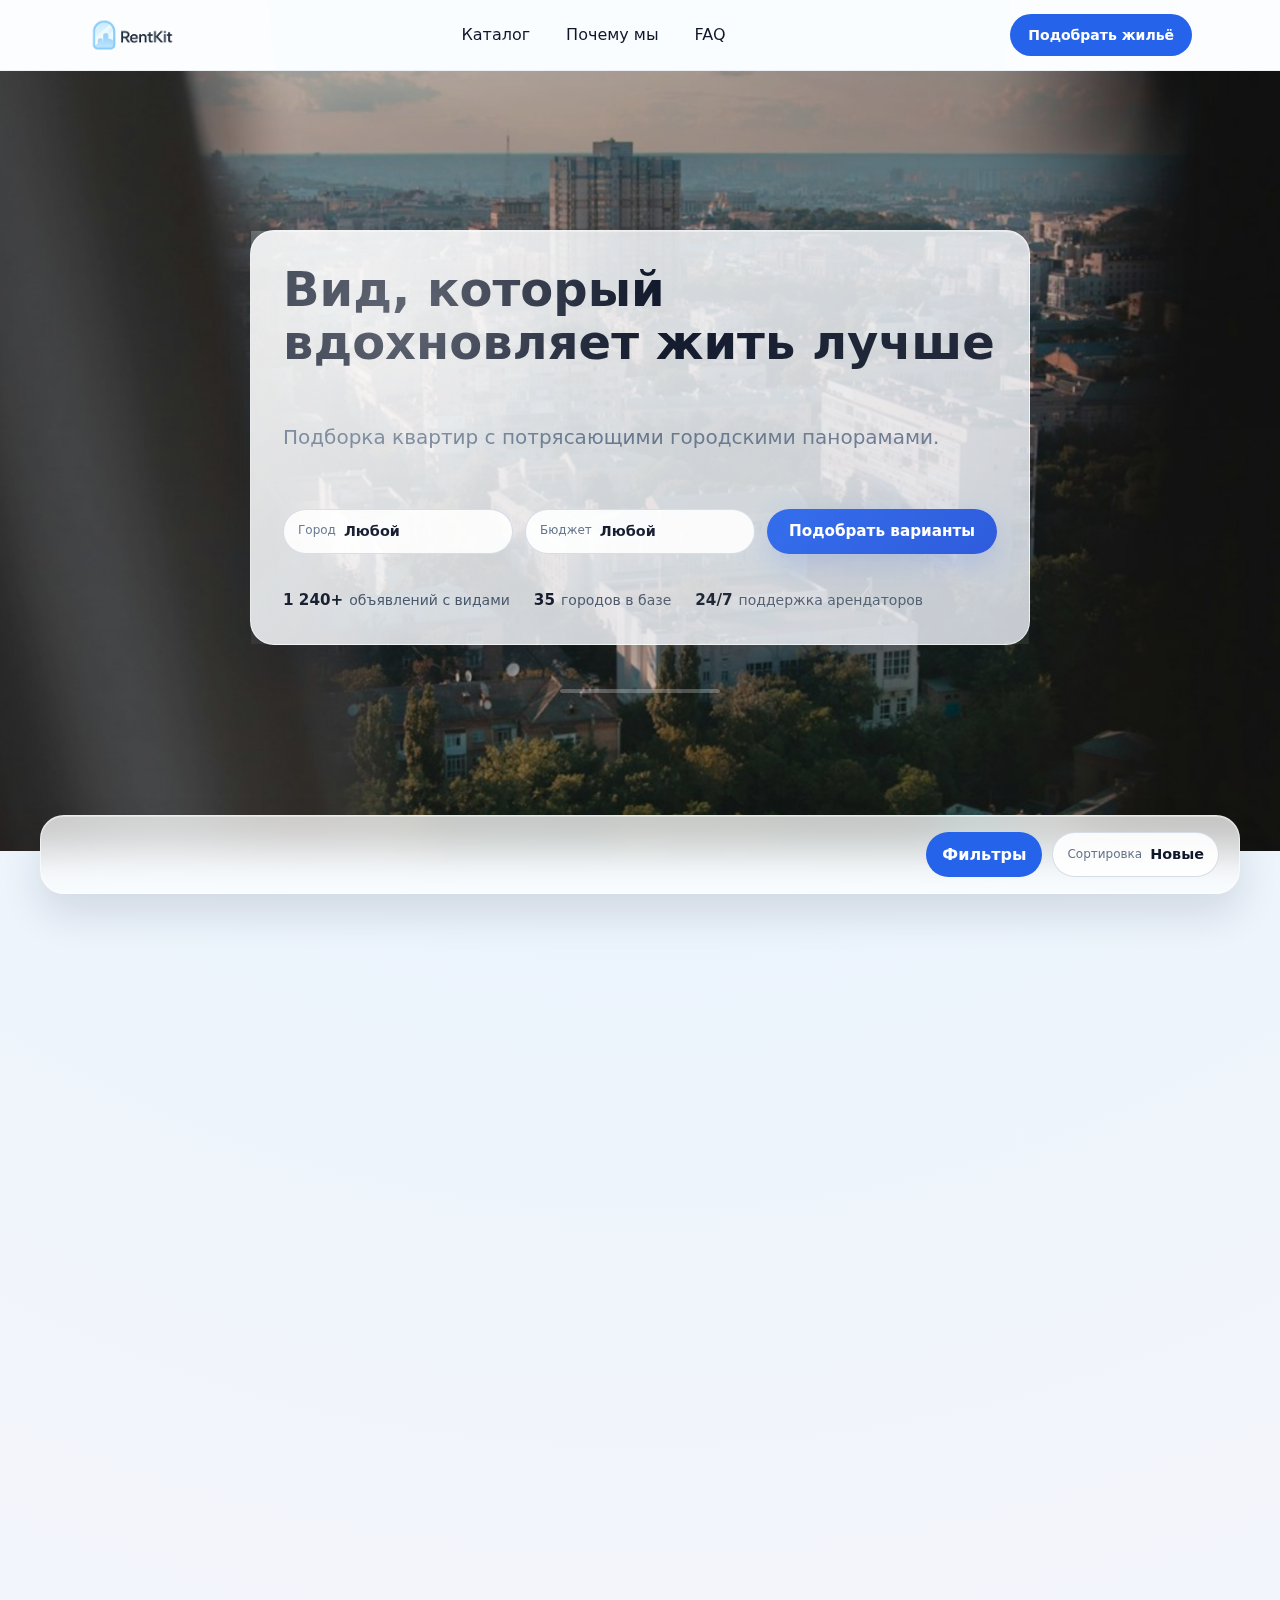
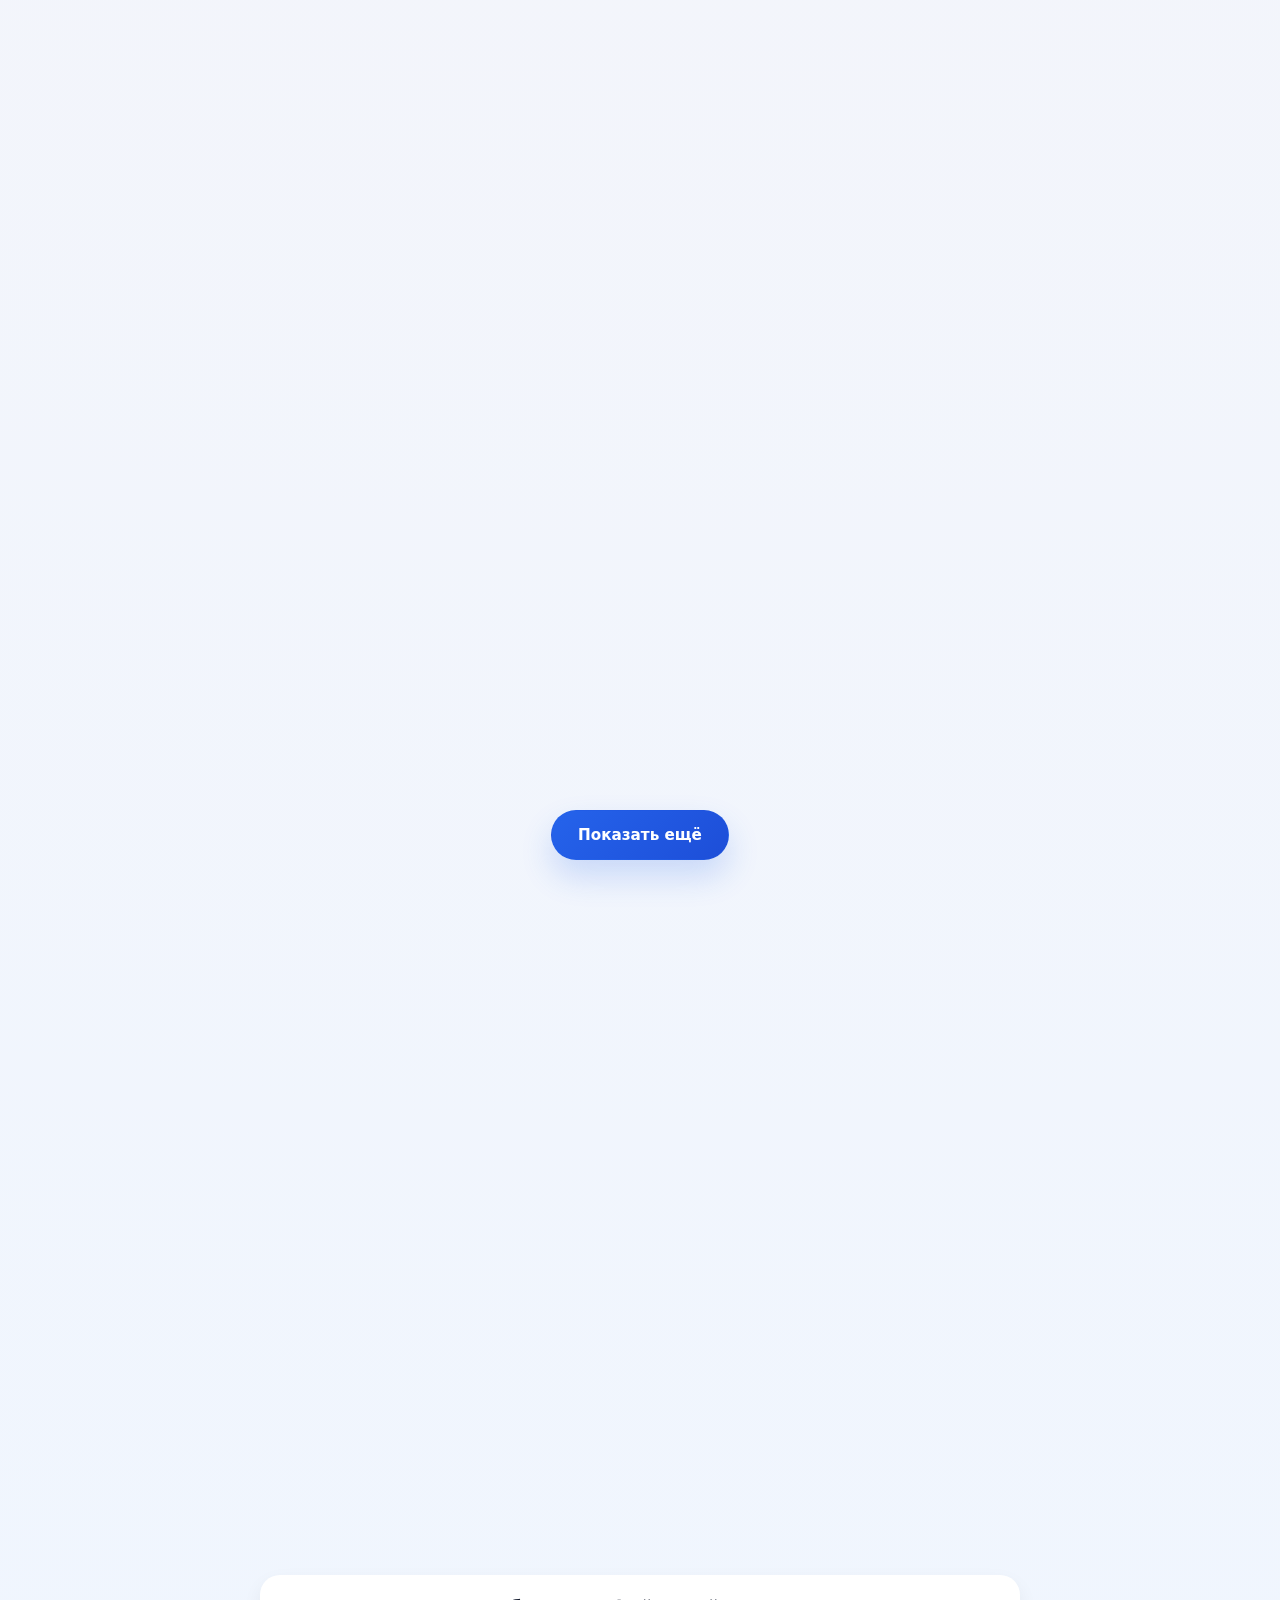
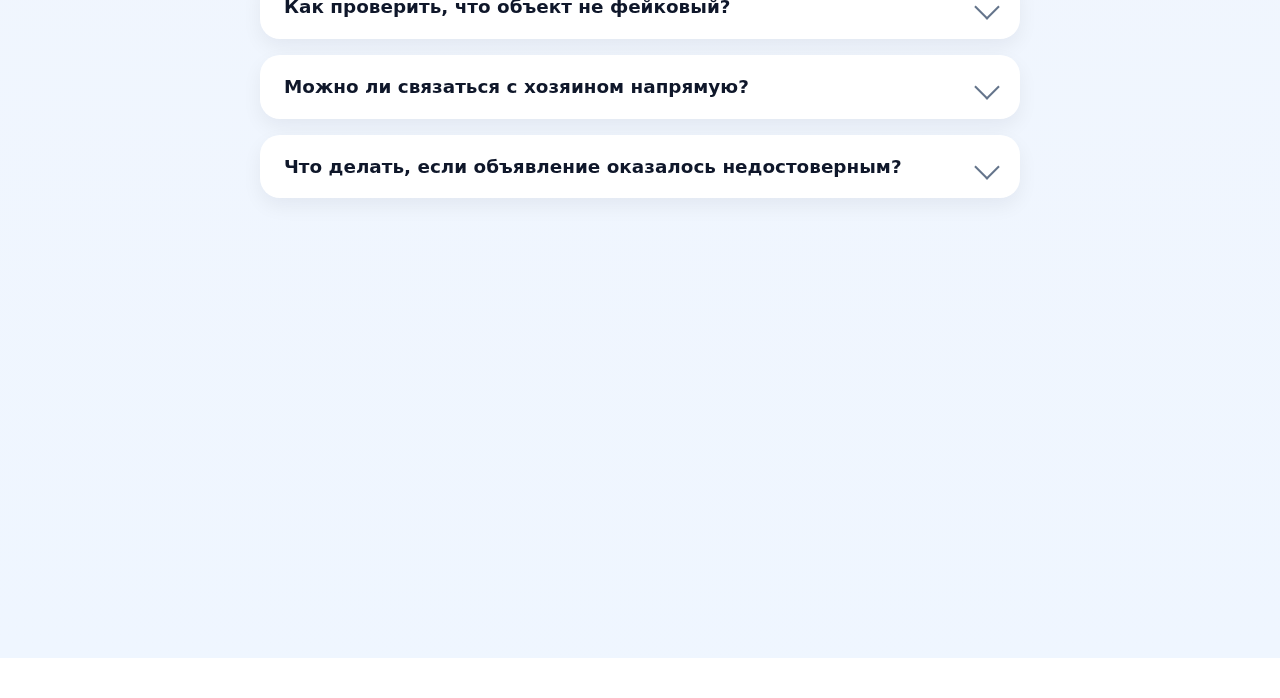
<file: index.html>
<!DOCTYPE html>
<html lang="ru">
  <head>
    <meta charset="UTF-8" />
    <title>RentKit — аренда квартир, домов и апартаментов</title>
    <meta name="viewport" content="width=device-width, initial-scale=1" />
    <link
      rel="icon"
      type="image/svg+xml"
      href="assets/icons/rentkit-favicon.png"
    />
    <meta
      name="description"
      content="RentKit — аренда квартир, домов и апартаментов"
    />

    <!-- SETTINGS -->
    <link rel="stylesheet" href="css/tokens.css" />

    <!-- BASE -->
    <link rel="stylesheet" href="css/base.css" />
    <link rel="stylesheet" href="css/typography.css" />

    <!-- LAYOUT -->
    <link rel="stylesheet" href="css/layout.css" />

    <!-- COMPONENTS -->
    <link rel="stylesheet" href="css/components/header.css" />
    <link rel="stylesheet" href="css/components/benefits.css" />
    <link rel="stylesheet" href="css/components/hero.css" />
    <link rel="stylesheet" href="css/components/filters.css" />
    <link rel="stylesheet" href="css/components/card.css" />
    <link rel="stylesheet" href="css/components/faq.css" />
    <link rel="stylesheet" href="css/components/skeleton.css" />
    <link rel="stylesheet" href="css/components/reveal.css" />
    <link rel="stylesheet" href="css/components/footer.css" />
    <link rel="stylesheet" href="css/components/scrollToTop.css" />

    <!-- UTILITIES + ANIMATIONS -->
    <link rel="stylesheet" href="css/utils.css" />
    <link rel="stylesheet" href="css/animations.css" />
  </head>
  <body>
    <header class="header" data-header>
      <div class="container header__inner">
        <!-- ЛОГОТИП -->
        <a href="index.html" class="header__logo">
          <img
            class="header__logo-image"
            src="assets/icons/rentkit-logo.png"
            alt="RentKit"
          />
        </a>

        <!-- ДЕСКТОП-НАВИГАЦИЯ -->
        <nav class="header__nav" aria-label="Основная навигация">
          <ul class="header__menu">
            <li><a class="header__link" href="#catalog">Каталог</a></li>
            <li><a class="header__link" href="#benefits">Почему мы</a></li>
            <li><a class="header__link" href="#faq">FAQ</a></li>
          </ul>
        </nav>

        <!-- CTA -->
        <a class="header__cta" href="#filters-bar" data-scroll-to-filters>
          Подобрать жильё
        </a>

        <!-- БУРГЕР -->
        <button
          class="header__burger"
          aria-label="Меню"
          aria-expanded="false"
          aria-controls="mobile-menu"
          data-burger
        >
          <span class="header__burger-line header__burger-line--top"></span>
          <span class="header__burger-line header__burger-line--middle"></span>
          <span class="header__burger-line header__burger-line--bottom"></span>
        </button>
      </div>
    </header>
    <!-- МОБИЛЬНОЕ МЕНЮ -->
    <nav
      class="mobile-menu"
      id="mobile-menu"
      aria-label="Мобильная навигация"
      aria-hidden="true"
      data-mobile-menu
    >
      <div class="mobile-menu__backdrop" data-mobile-backdrop></div>
      <div class="mobile-menu__panel" data-mobile-panel>
        <div class="mobile-menu__header">
          <span class="mobile-menu__title">Меню</span>
          <button
            class="mobile-menu__close"
            type="button"
            aria-label="Закрыть меню"
            data-mobile-close
          >
            ✕
          </button>
        </div>
        <ul class="mobile-menu__list">
          <li><a class="mobile-menu__link" href="#catalog">Каталог</a></li>
          <li><a class="mobile-menu__link" href="#benefits">Почему мы</a></li>
          <li><a class="mobile-menu__link" href="#faq">FAQ</a></li>
        </ul>

        <a class="mobile-menu__cta" href="#catalog">Подобрать жильё</a>
      </div>
    </nav>

    <main>
      <!-- HERO -->
      <section id="hero" class="hero" aria-labelledby="hero-title">
        <div class="hero__bg-slider" data-hero-slider>
          <div class="hero__slide" data-slide>
            <img
              class="hero__bg-image"
              src="assets/images/hero/hero-main.jpg"
              alt="Вид из окна квартиры"
              loading="lazy"
              decoding="async"
            />
            <p class="hero__title-slide">Вид, который вдохновляет жить лучше</p>
            <p class="hero__subtitle-slide">
              Подборка квартир с потрясающими городскими панорамами.
            </p>
          </div>
          <div class="hero__slide" data-slide>
            <img
              class="hero__bg-image"
              src="assets/images/hero/photo-1748185566683-50a608ed1c54.jpeg"
              alt="Вид на городской центр"
              loading="lazy"
              decoding="async"
            />
            <p class="hero__title-slide">Окна, в которые хочется смотреть</p>
            <p class="hero__subtitle-slide">
              Апартаменты с лучшими видами в вашем городе.
            </p>
          </div>
          <div class="hero__slide" data-slide>
            <img
              class="hero__bg-image"
              src="assets/images/hero/photo-1748628719625-0a785e7cb1ad.jpeg"
              alt="Вид на море и набережную"
              loading="lazy"
              decoding="async"
            />
            <p class="hero__title-slide">Просыпайтесь с видом на море</p>
            <p class="hero__subtitle-slide">
              Подборка жилья на побережье с прямым видом на воду.
            </p>
          </div>
          <div class="hero__slide" data-slide>
            <img
              class="hero__bg-image"
              src="assets/images/hero/photo-1749341919600-546dddc8d322.jpeg"
              alt="Вид на море и набережную"
              loading="lazy"
              decoding="async"
            />
            <p class="hero__title-slide">Окна, в которые хочется смотреть</p>
            <p class="hero__subtitle-slide">
              Апартаменты с лучшими видами в вашем городе.
            </p>
          </div>
          <!-- можно добавлять/удалять слайды сколько угодно -->

          <!-- Маска -->
          <div class="hero__mask"></div>
        </div>

        <div class="container hero__inner">
          <div class="hero__content">
            <div class="hero__panel">
              <h1 id="hero-title" class="hero__title" data-hero-title></h1>
              <p class="hero__subtitle" data-hero-subtitle></p>

              <form
                class="hero__search"
                aria-label="Быстрый поиск недвижимости"
                data-hero-form
              >
                <div class="filter hero__field" data-filter="hero_city">
                  <input type="hidden" name="hero_city" value="" />

                  <button type="button" class="filter-pill" data-filter-trigger>
                    <span class="filter-label">Город</span>
                    <span class="filter-value" data-filter-value>Любой</span>
                  </button>

                  <div class="filter-popover" data-filter-popover>
                    <ul class="filter-list">
                      <li class="filter-list__item" data-value="">Любой</li>
                      <li class="filter-list__item" data-value="Киев">Киев</li>
                      <li class="filter-list__item" data-value="Львов">
                        Львов
                      </li>
                      <li class="filter-list__item" data-value="Одесса">
                        Одесса
                      </li>
                    </ul>
                  </div>
                </div>

                <div class="filter hero__field" data-filter="hero_priceMax">
                  <input type="hidden" name="hero_priceMax" value="" />
                  <button type="button" class="filter-pill" data-filter-trigger>
                    <span class="filter-label">Бюджет</span>
                    <span class="filter-value" data-filter-value>Любой</span>
                  </button>
                  <div class="filter-popover" data-filter-popover>
                    <ul class="filter-list">
                      <li class="filter-list__item" data-value="">Любой</li>
                      <li class="filter-list__item" data-value="20000">
                        До 20 000 ₴
                      </li>
                      <li class="filter-list__item" data-value="40000">
                        До 40 000 ₴
                      </li>
                      <li class="filter-list__item" data-value="40000+">
                        Более 40 000 ₴
                      </li>
                    </ul>
                  </div>
                </div>
                <button type="submit" class="hero__button">
                  Подобрать варианты
                </button>
              </form>

              <!-- контекст / факты -->
              <ul class="hero__highlights">
                <li class="hero__highlight">
                  <span class="hero__highlight-label">1 240+</span>
                  объявлений с видами
                </li>
                <li class="hero__highlight">
                  <span class="hero__highlight-label">35</span>
                  городов в базе
                </li>
                <li class="hero__highlight">
                  <span class="hero__highlight-label">24/7</span>
                  поддержка арендаторов
                </li>
              </ul>
            </div>

            <!-- Прогресс-бар -->
            <div class="hero__progress" data-hero-progress></div>
          </div>
        </div>
      </section>

      <!-- ФИЛЬТРЫ -->

      <section id="filters-bar" class="filters-bar">
        <div class="filters-bar__inner">
          <div class="filters-active" data-filters-active>
            <!-- chips генерируются JS -->
          </div>

          <div class="filters-actions">
            <button class="filters-btn" data-open-filters>Фильтры</button>
            <div class="filter filter--sorting" data-filter="sorting">
              <button type="button" class="filter-pill" data-filter-trigger>
                <span class="filter-label">Сортировка</span>
                <span class="filter-value" data-filter-value>Новые</span>
              </button>
              <div class="filter-popover" data-filter-popover>
                <ul class="filter-list">
                  <li class="filter-list__item" data-value="date-desc">
                    Новые
                  </li>
                  <li class="filter-list__item" data-value="price-asc">
                    Сначала дешевле
                  </li>
                  <li class="filter-list__item" data-value="price-desc">
                    Сначала дороже
                  </li>
                </ul>
              </div>
            </div>
          </div>
        </div>
      </section>

      <!-- КАТАЛОГ -->
      <section id="catalog" class="catalog" aria-labelledby="catalog-title">
        <div class="container">
          <!-- Skeleton / loader -->
          <div class="property-grid" data-skeleton-grid></div>

          <!-- Реальный каталог -->
          <div class="property-grid" data-catalog-grid hidden></div>

          <!-- Sentinel для infinite scroll -->
          <div
            class="catalog__sentinel"
            data-catalog-sentinel
            aria-hidden="true"
          ></div>

          <!-- fallback-кнопка для браузеров без JS или IO -->
          <div class="catalog__actions">
            <button type="button" class="catalog__load-more" data-load-more>
              Показать ещё
            </button>
          </div>
        </div>
      </section>

      <!-- ПРЕИМУЩЕСТВА -->
      <section id="benefits" class="benefits" aria-labelledby="benefits-title">
        <div class="container">
          <h2 id="benefits-title" class="benefits__title" data-cascade>
            Почему выбирают RentKit
          </h2>

          <div class="benefits__grid" data-reveal>
            <article class="benefits__item" data-reveal-item>
              <div class="benefits__icon">
                <img
                  src="assets/icons/rentkit-verified-property-owners.svg"
                  alt=""
                  aria-hidden="true"
                />
              </div>
              <h3 class="benefits__name">Проверенные хозяева</h3>
              <p class="benefits__desc">
                Мы вручную проверяем каждое объявление, чтобы исключить фейки и
                недостоверные данные.
              </p>
            </article>

            <article class="benefits__item" data-reveal-item>
              <div class="benefits__icon">
                <img
                  src="assets/icons/rentkit-real-views.svg"
                  alt=""
                  aria-hidden="true"
                />
              </div>
              <h3 class="benefits__name">Реальные виды из окон</h3>
              <p class="benefits__desc">
                Фото проходят модерацию — никаких красивых картинок с интернета,
                только настоящие снимки.
              </p>
            </article>

            <article class="benefits__item" data-reveal-item>
              <div class="benefits__icon">
                <img
                  src="assets/icons/rentkit-support.svg"
                  alt=""
                  aria-hidden="true"
                />
              </div>
              <h3 class="benefits__name">Поддержка 24/7</h3>
              <p class="benefits__desc">
                Поможем уточнить детали, подобрать жильё и связаться с хозяином.
              </p>
            </article>

            <article class="benefits__item" data-reveal-item>
              <div class="benefits__icon">
                <img
                  src="assets/icons/rentkit-secure-rental-transactions.svg"
                  alt=""
                  aria-hidden="true"
                />
              </div>
              <h3 class="benefits__name">Безопасные сделки</h3>
              <p class="benefits__desc">
                Аренда проходит по проверенному процессу, а данные защищены.
              </p>
            </article>
          </div>
        </div>
      </section>

      <!-- FAQ -->
      <section id="faq" class="faq" aria-labelledby="faq-title">
        <div class="container">
          <h2 id="faq-title" class="faq__title" data-cascade>Частые вопросы</h2>

          <div class="faq__list" data-faq>
            <!-- ПАНЕЛЬ 1 -->
            <article class="faq__item" data-faq-item>
              <button
                class="faq__question"
                aria-expanded="false"
                aria-controls="faq-panel-1"
                id="faq-question-1"
              >
                Как проверить, что объект не фейковый?
              </button>

              <div
                id="faq-panel-1"
                class="faq__answer"
                role="region"
                aria-labelledby="faq-question-1"
                hidden
              >
                <p class="faq__answer-text">
                  Все объекты проходят ручную модерацию — мы проверяем фото,
                  документы и соответствие описания реальности.
                </p>
              </div>
            </article>

            <!-- ПАНЕЛЬ 2 -->
            <article class="faq__item" data-faq-item>
              <button
                class="faq__question"
                aria-expanded="false"
                aria-controls="faq-panel-2"
                id="faq-question-2"
              >
                Можно ли связаться с хозяином напрямую?
              </button>

              <div
                id="faq-panel-2"
                class="faq__answer"
                role="region"
                aria-labelledby="faq-question-2"
                hidden
              >
                <p class="faq__answer-text">
                  Да, после подтверждения заявки RentKit передает вам прямые
                  контакты владельца.
                </p>
              </div>
            </article>

            <!-- ПАНЕЛЬ 3 -->
            <article class="faq__item" data-faq-item>
              <button
                class="faq__question"
                aria-expanded="false"
                aria-controls="faq-panel-3"
                id="faq-question-3"
              >
                Что делать, если объявление оказалось недостоверным?
              </button>

              <div
                id="faq-panel-3"
                class="faq__answer"
                role="region"
                aria-labelledby="faq-question-3"
                hidden
              >
                <p class="faq__answer-text">
                  Мы мгновенно блокируем такое объявление, возвращаем вам деньги
                  (если есть оплата) и подбираем альтернативу.
                </p>
              </div>
            </article>
          </div>
        </div>
      </section>
    </main>

    <footer class="footer" aria-labelledby="footer-title">
      <div class="container footer__inner">
        <!-- BRAND -->
        <div class="footer__brand">
          <h2 id="footer-title" class="u-visually-hidden">
            Информация о RentKit
          </h2>

          <a href="index.html" class="footer__logo">
            <img
              class="footer__logo-image"
              src="assets/icons/rentkit-logo.png"
              alt="RentKit"
            />
          </a>

          <p class="footer__description">
            Аренда квартир, домов и апартаментов с честными фотографиями и
            реальными видами из окон.
          </p>
        </div>

        <!-- NAVIGATION -->
        <nav class="footer__nav" aria-label="Навигация по сайту">
          <h3 class="footer__nav-title">Разделы</h3>
          <ul class="footer__menu">
            <li><a class="footer__menu-link" href="#catalog">Каталог</a></li>
            <li><a class="footer__menu-link" href="#benefits">Почему мы</a></li>
            <li><a class="footer__menu-link" href="#faq">FAQ</a></li>
            <li><a class="footer__menu-link" href="#hero">Поиск</a></li>
          </ul>
        </nav>

        <!-- CONTACTS -->
        <div class="footer__contacts">
          <h3 class="footer__nav-title">Контакты</h3>

          <ul class="footer__contact-list">
            <li>
              <a href="mailto:info@rentkit.example" class="footer__contact">
                info@rentkit.example
              </a>
            </li>
            <li>
              <a href="tel:+380001112233" class="footer__contact">
                +38 (000) 111-22-33
              </a>
            </li>
          </ul>

          <div class="footer__social">
            <a href="#" aria-label="Instagram" class="footer__social-link">
              <img
                src="assets/icons/rentkit-instagram.svg"
                alt=""
                aria-hidden="true"
              />
            </a>
            <a href="#" aria-label="Facebook" class="footer__social-link">
              <img
                src="assets/icons/rentkit-facebook.svg"
                alt=""
                aria-hidden="true"
              />
            </a>
            <a href="#" aria-label="Twitter" class="footer__social-link">
              <img
                src="assets/icons/rentkit-twitter.svg"
                alt=""
                aria-hidden="true"
              />
            </a>
          </div>
        </div>
      </div>

      <div class="footer__bottom">
        <div class="container footer__bottom-inner">
          <p class="footer__copy">© <span data-year></span> RentKit. Все права защищены.</p>
        </div>
      </div>
    </footer>

    <button class="back-to-top" data-back-to-top aria-label="Вернуться наверх">
      ↑
    </button>

    <div
      class="filters-modal"
      data-filters-modal
      aria-hidden="true"
      role="dialog"
      aria-modal="true"
      aria-labelledby="filters-title"
    >
      <div class="filters-modal__overlay" data-close-filters></div>

      <div class="filters-modal__panel">
        <header class="filters-modal__header">
          <h2 class="filters-modal__title" id="filters-title">Фильтры</h2>
          <button class="filters-modal__close" data-close-filters>✕</button>
        </header>

        <div class="filters-modal__content">
          <div class="filters-modal__scroll">
            <form class="filters__form" data-filters-form>
              <input type="hidden" name="sort" value="date-desc" />
              <!-- ОСНОВНЫЕ ФИЛЬТРЫ -->
              <div class="filters-primary">
                <!-- filter pills -->
                <div class="filter" data-filter="city">
                  <input type="hidden" name="city" value="" />

                  <button type="button" class="filter-pill" data-filter-trigger>
                    <span class="filter-label">Город</span>
                    <span class="filter-value" data-filter-value>Любой</span>
                  </button>

                  <div class="filter-popover" data-filter-popover>
                    <ul class="filter-list">
                      <li class="filter-list__item" data-value="">Любой</li>
                      <li class="filter-list__item" data-value="Киев">Киев</li>
                      <li class="filter-list__item" data-value="Львов">Львов</li>
                      <li class="filter-list__item" data-value="Одесса">
                        Одесса
                      </li>
                    </ul>
                  </div>
                </div>

                <div class="filter" data-filter="price">
                  <input type="hidden" name="priceMin" value="" />
                  <input type="hidden" name="priceMax" value="" />
                  <button type="button" class="filter-pill" data-filter-trigger>
                    <span class="filter-label">Цена</span>
                    <span class="filter-value" data-filter-value>Любой</span>
                  </button>
                  <div class="filter-popover" data-filter-popover>
                    <ul class="filter-list">
                      <li class="filter-list__item" data-value="">Любой</li>
                      <li class="filter-list__item" data-value="20000">
                        До 20 000 ₴
                      </li>
                      <li class="filter-list__item" data-value="40000">
                        До 40 000 ₴
                      </li>
                      <li class="filter-list__item" data-value="40000+">
                        более 40 000 ₴
                      </li>
                    </ul>
                  </div>
                </div>

                <div class="filter" data-filter="rooms">
                  <input type="hidden" name="rooms" value="" />
                  <button type="button" class="filter-pill" data-filter-trigger>
                    <span class="filter-label">Комнаты</span>
                    <span class="filter-value" data-filter-value>Любые</span>
                  </button>
                  <div class="filter-popover" data-filter-popover>
                    <ul class="filter-list">
                      <li class="filter-list__item" data-value="">Любой</li>
                      <li class="filter-list__item" data-value="1">1 комната</li>
                      <li class="filter-list__item" data-value="2">2 комнаты</li>
                      <li class="filter-list__item" data-value="3">3 комнаты</li>
                      <li class="filter-list__item" data-value="4+">
                        4+ комнаты
                      </li>
                    </ul>
                  </div>
                </div>
                <div class="filter" data-filter="type">
                  <!-- hidden inputs остаются источником истины -->
                  <input type="checkbox" name="type" value="apartment" hidden />
                  <input type="checkbox" name="type" value="studio" hidden />
                  <input type="checkbox" name="type" value="house" hidden />

                  <button type="button" class="filter-pill" data-filter-trigger>
                    <span class="filter-label">Тип</span>
                    <span class="filter-value" data-filter-value>Любой</span>
                  </button>

                  <div class="filter-popover">
                    <div class="filter-chips" data-filter-chips>
                      <button type="button" class="chip" data-value="apartment">
                        Квартира
                      </button>
                      <button type="button" class="chip" data-value="studio">
                        Студия
                      </button>
                      <button type="button" class="chip" data-value="house">
                        Дом
                      </button>
                    </div>
                  </div>
                </div>

                <div class="filter filter--toggle" data-filter="available">
                  <input type="checkbox" name="onlyAvailable" value="1" hidden />

                  <button
                    type="button"
                    class="filter-pill filter-pill--toggle"
                    data-toggle-pill
                  >
                    Только доступные
                  </button>
                </div>
              </div>
            </form>
          </div>
        </div>

        <footer class="filters-modal__footer">
          <button class="filters-reset filters-modal__reset">Сбросить</button>
          <button class="filters-apply" data-apply-filters>
            Показать варианты
          </button>
        </footer>
      </div>
    </div>

    <script type="module" src="js/main.js"></script>
  </body>
</html>
</file>
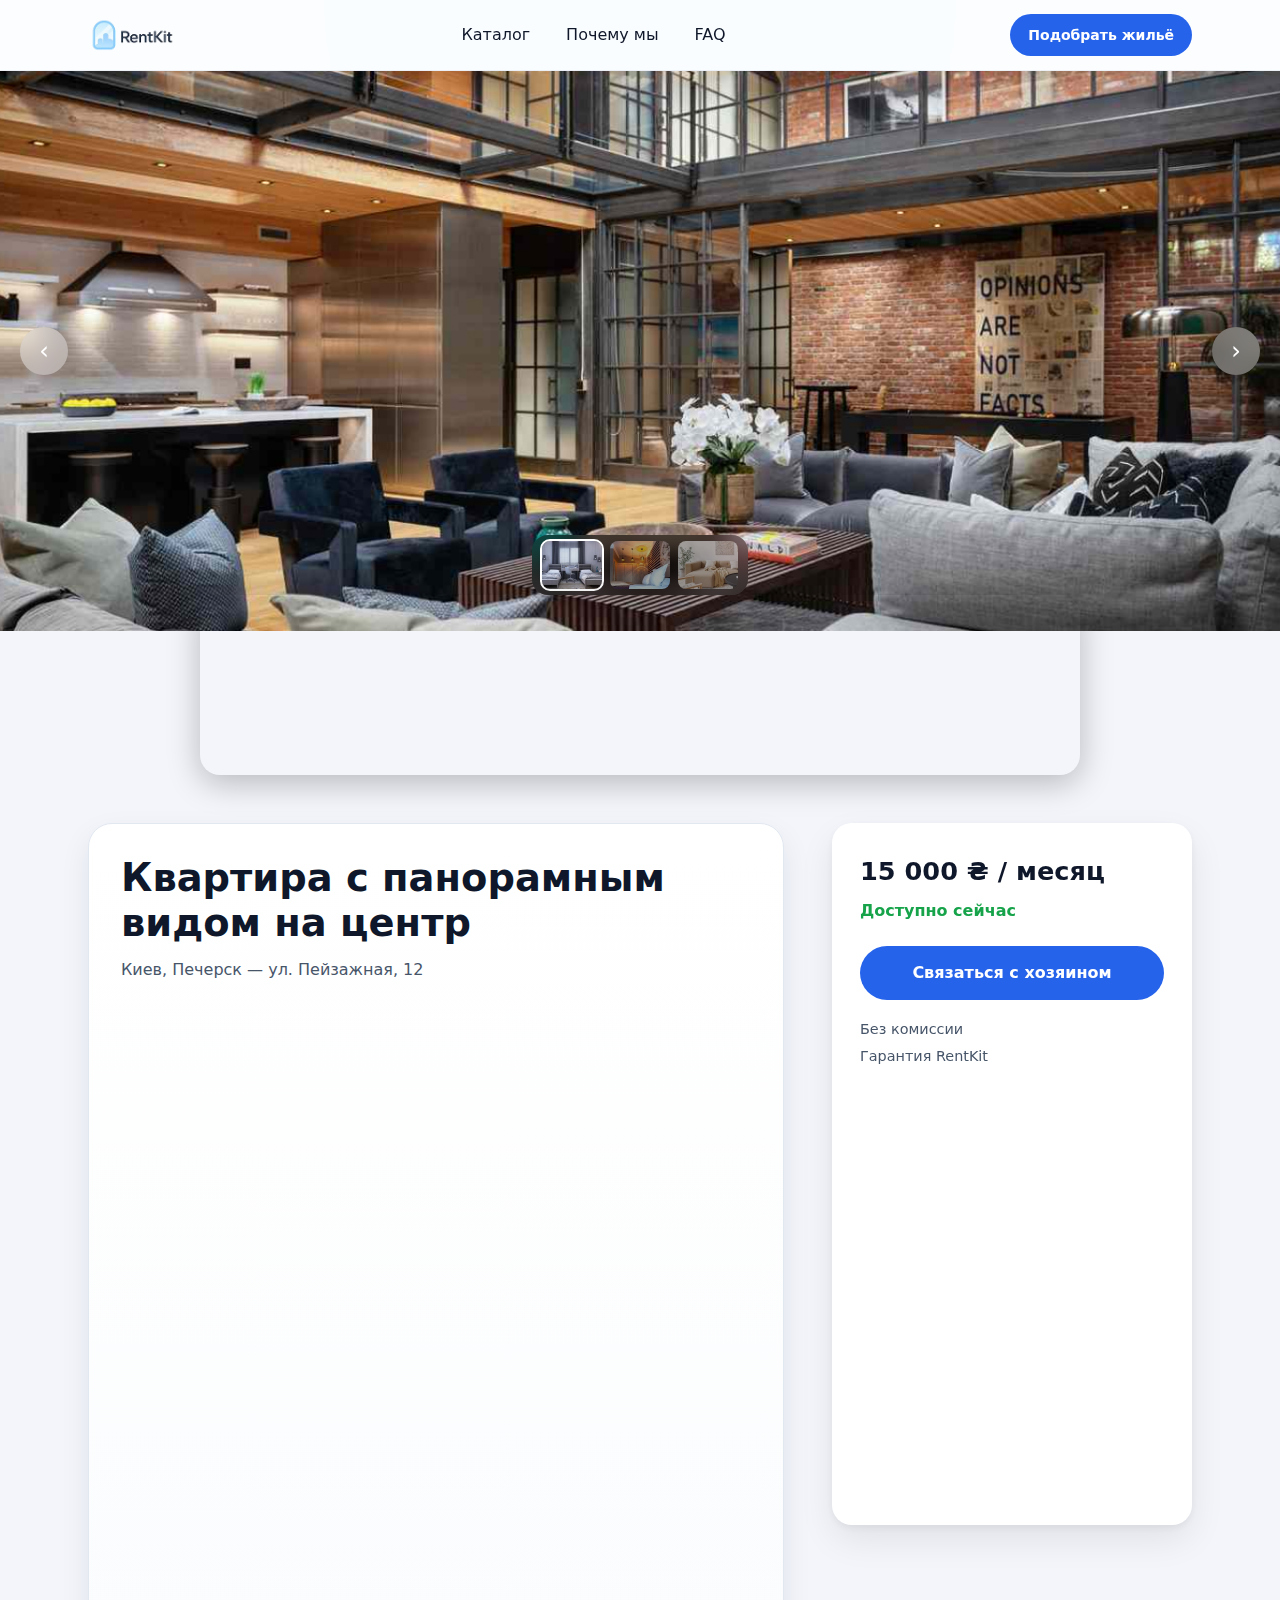
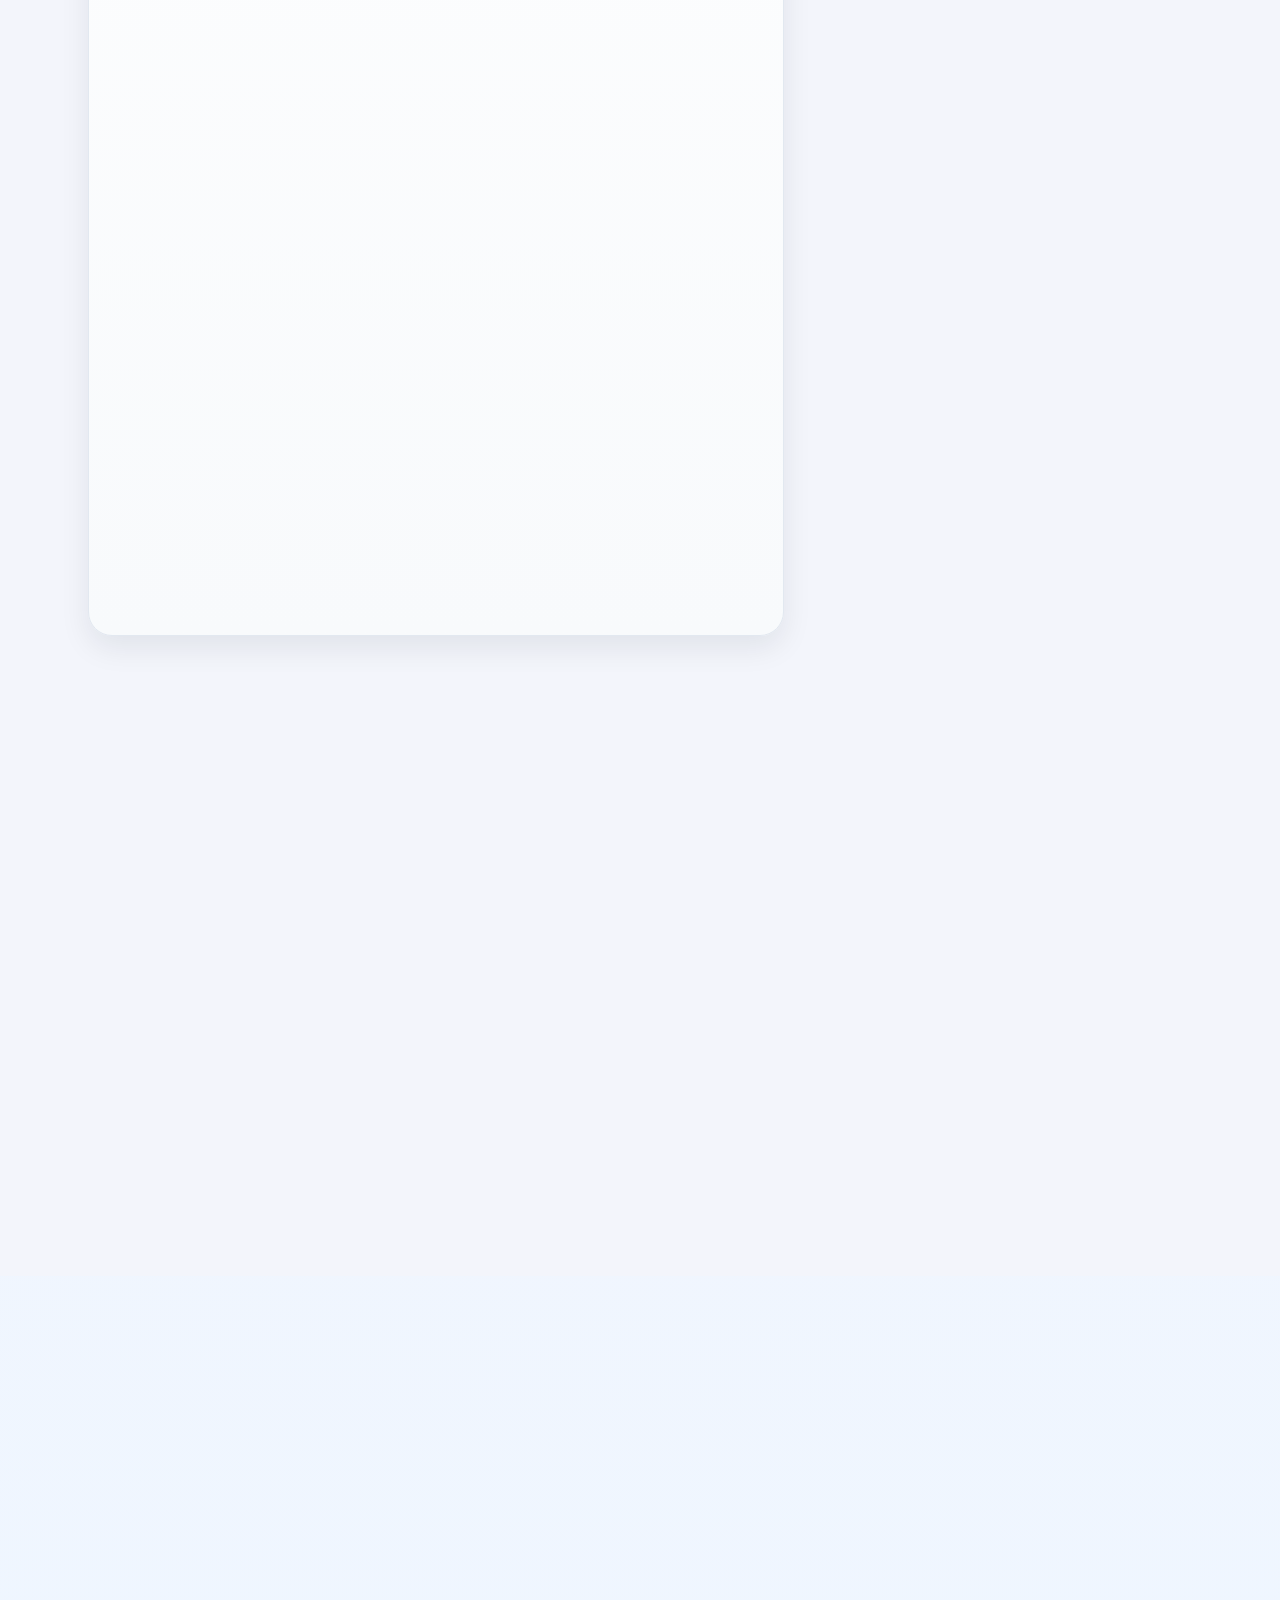
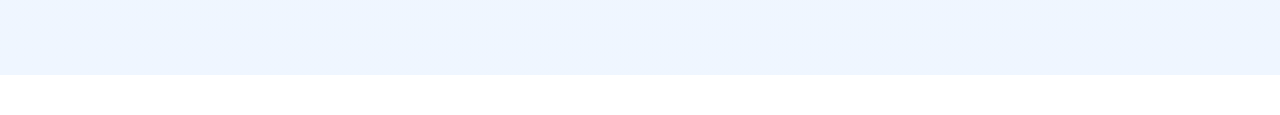
<file: property.html>
<!DOCTYPE html>
<html lang="ru">
  <head>
    <meta charset="UTF-8" />
    <title>RentKit — аренда квартир, домов и апартаментов</title>
    <meta name="viewport" content="width=device-width, initial-scale=1" />
    <link
      rel="icon"
      type="image/svg+xml"
      href="assets/icons/rentkit-favicon.png"
    />
    <meta
      name="description"
      content="RentKit — аренда квартир, домов и апартаментов"
    />

    <!-- SETTINGS -->
    <link rel="stylesheet" href="css/tokens.css" />

    <!-- BASE -->
    <link rel="stylesheet" href="css/base.css" />
    <link rel="stylesheet" href="css/typography.css" />

    <!-- LAYOUT -->
    <link rel="stylesheet" href="css/layout.css" />

    <!-- COMPONENTS -->
    <link rel="stylesheet" href="css/components/header.css" />
    <link rel="stylesheet" href="css/components/footer.css" />
    <link rel="stylesheet" href="css/components/scrollToTop.css" />
    <link rel="stylesheet" href="css/components/property.css" />

    <!-- UTILITIES + ANIMATIONS -->
    <link rel="stylesheet" href="css/utils.css" />
    <link rel="stylesheet" href="css/animations.css" />
  </head>
  <body>
    <header class="header" data-header>
      <div class="container header__inner">
        <!-- ЛОГОТИП -->
        <a href="index.html" class="header__logo">
          <img
            class="header__logo-image"
            src="assets/icons/rentkit-logo.png"
            alt="RentKit"
          />
        </a>

        <!-- ДЕСКТОП-НАВИГАЦИЯ -->
        <nav class="header__nav" aria-label="Основная навигация">
          <ul class="header__menu">
            <li>
              <a class="header__link" href="index.html#catalog">Каталог</a>
            </li>
            <li>
              <a class="header__link" href="index.html#benefits">Почему мы</a>
            </li>
            <li><a class="header__link" href="index.html#faq">FAQ</a></li>
          </ul>
        </nav>

        <!-- CTA -->
        <a class="header__cta" href="index.html#catalog">Подобрать жильё</a>

        <!-- БУРГЕР -->
        <button
          class="header__burger"
          aria-label="Меню"
          aria-expanded="false"
          aria-controls="mobile-menu"
          data-burger
        >
          <span class="header__burger-line header__burger-line--top"></span>
          <span class="header__burger-line header__burger-line--middle"></span>
          <span class="header__burger-line header__burger-line--bottom"></span>
        </button>
      </div>
    </header>
    <!-- МОБИЛЬНОЕ МЕНЮ-->
    <nav
      class="mobile-menu"
      id="mobile-menu"
      aria-label="Мобильная навигация"
      aria-hidden="true"
      data-mobile-menu
    >
      <div class="mobile-menu__backdrop" data-mobile-backdrop></div>
      <div class="mobile-menu__panel" data-mobile-panel>
        <div class="mobile-menu__header">
          <span class="mobile-menu__title">Меню</span>
          <button
            class="mobile-menu__close"
            type="button"
            aria-label="Закрыть меню"
            data-mobile-close
          >
            ✕
          </button>
        </div>
        <ul class="mobile-menu__list">
          <li>
            <a class="mobile-menu__link" href="index.html#catalog">Каталог</a>
          </li>
          <li>
            <a class="mobile-menu__link" href="index.html#benefits"
              >Почему мы</a
            >
          </li>
          <li><a class="mobile-menu__link" href="index.html#faq">FAQ</a></li>
        </ul>

        <a class="mobile-menu__cta" href="index.html#catalog"
          >Подобрать жильё</a
        >
      </div>
    </nav>

    <main class="property" data-property-id="">
      <!-- ===========================
       HERO-ГАЛЕРЕЯ (ПРЕМИУМ)
       =========================== -->
      <section class="property-hero" data-gallery>
        <div class="property-hero__gallery">
          <div class="property-hero__images" data-gallery-images></div>

          <!-- CTA-переключатели -->
          <button class="gallery-btn gallery-btn--prev" data-gallery-prev>
            ‹
          </button>
          <button class="gallery-btn gallery-btn--next" data-gallery-next>
            ›
          </button>

          <!-- миниатюры -->
          <div class="property-hero__thumbs" data-gallery-thumbs></div>
        </div>
      </section>

      <section class="property-mini-map">
        <div class="property-mini-map__inner">
          <iframe
            class="property-mini-map__frame"
            data-property-map
            src=""
            loading="lazy"
            title="Карта расположения объекта"
          ></iframe>
        </div>
      </section>

      <!-- ===========================
       СТРУКТУРА СТРАНИЦЫ
       =========================== -->
      <div class="container property__layout">
        <div class="property__content">
          <!-- Заголовок + метаданные -->
          <section class="property-section">
            <h1 class="property-title" data-property-title>
              Современная студия с панорамными окнами
            </h1>

            <p class="property-meta" data-property-meta>
              Киев, Печерск — ул. Предславинская, 32
            </p>
            <div class="property-badges" data-property-badges></div>
          </section>

          <!-- Характеристики -->
          <section class="property-section">
            <h2 class="section-title">Характеристики</h2>

            <ul class="property-specs" data-property-specs></ul>
          </section>

          <!-- Описание -->
          <section class="property-section">
            <h2 class="section-title">Описание</h2>
            <p class="property-description" data-property-description>
              Современная студия с панорамными окнами и дизайнерским ремонтом.
              Апартаменты находятся в новом жилом комплексе с охраняемой
              территорией. Квартира полностью укомплектована техникой и мебелью.
            </p>
          </section>

          <!-- Преимущества -->
          <section class="property-section">
            <h2 class="section-title">Преимущества</h2>

            <ul class="property-features" data-property-features></ul>
          </section>

          <!-- Галерея блока -->
          <section class="property-section">
            <h2 class="section-title">Дополнительные фото</h2>

            <div class="property-grid-gallery" data-property-gallery></div>
          </section>

          <!-- Хост -->
          <section class="property-section property-host">
            <img
              src="assets/images/objects/rk-000002_host.jpg"
              class="property-host__avatar"
              data-property-host-avatar
            />
            <div>
              <h3 data-property-host-name>Александра, хозяйка</h3>
              <p data-property-host-meta>8 лет опыта, рейтинг 4.9, 52 отзыва</p>
            </div>
          </section>
        </div>

        <!-- ===========================
         STICKY SIDEBAR (цена, CTA)
         =========================== -->
        <aside class="property-sidebar" data-sticky-sidebar>
          <div class="property-sidebar__card">
            <p class="sidebar-price" data-property-price>38 000 ₴ / месяц</p>

            <p
              class="sidebar-status sidebar-status--available"
              data-property-status
            >
              Доступно сейчас
            </p>

            <a class="sidebar-btn" href="#contact-owner">
              Связаться с хозяином
            </a>

            <div class="sidebar-meta" data-property-sidebar-notes></div>

            <section class="property-section property-calendar">
              <div class="calendar calendar--mini" id="calendar-mini"></div>
              <div class="calendar-legend">
                <span class="calendar-legend__item calendar-legend__item--free">
                  Свободно
                </span>
                <span class="calendar-legend__item calendar-legend__item--busy">
                  Занято
                </span>
              </div>
              <button class="calendar-open" data-calendar-open>
                Смотреть 3 месяца
              </button>
            </section>
          </div>
        </aside>
      </div>

      <section class="property-section property-reviews" id="reviews">
        <h2 class="section-title">Отзывы гостей</h2>

        <div class="reviews-summary">
          <div class="reviews-summary__rating" data-reviews-rating>4.9</div>
          <div>
            <div class="reviews-summary__stars" data-reviews-stars>★★★★★</div>
            <p class="reviews-summary__count" data-reviews-count>52 отзыва</p>
          </div>
        </div>

        <div class="reviews-list" data-reviews-list></div>

        <button class="reviews-more" data-reviews-more>Показать ещё</button>
      </section>
    </main>

    <footer class="footer" aria-labelledby="footer-title">
      <div class="container footer__inner">
        <!-- BRAND -->
        <div class="footer__brand">
          <h2 id="footer-title" class="u-visually-hidden">
            Информация о RentKit
          </h2>

          <a href="index.html" class="footer__logo">
            <img
              class="footer__logo-image"
              src="assets/icons/rentkit-logo.png"
              alt="RentKit"
            />
          </a>

          <p class="footer__description">
            Аренда квартир, домов и апартаментов с честными фотографиями и
            реальными видами из окон.
          </p>
        </div>

        <!-- NAVIGATION -->
        <nav class="footer__nav" aria-label="Навигация по сайту">
          <h3 class="footer__nav-title">Разделы</h3>
          <ul class="footer__menu">
            <li>
              <a class="footer__menu-link" href="index.html#catalog">Каталог</a>
            </li>
            <li>
              <a class="footer__menu-link" href="index.html#benefits">
                Почему мы
              </a>
            </li>
            <li><a class="footer__menu-link" href="index.html#faq">FAQ</a></li>
            <li>
              <a class="footer__menu-link" href="index.html#hero">Поиск</a>
            </li>
          </ul>
        </nav>

        <!-- CONTACTS -->
        <div class="footer__contacts">
          <h3 class="footer__nav-title">Контакты</h3>

          <ul class="footer__contact-list">
            <li>
              <a href="mailto:info@rentkit.example" class="footer__contact">
                info@rentkit.example
              </a>
            </li>
            <li>
              <a href="tel:+380001112233" class="footer__contact">
                +38 (000) 111-22-33
              </a>
            </li>
          </ul>

          <div class="footer__social">
            <a href="#" aria-label="Instagram" class="footer__social-link">
              <img
                src="assets/icons/rentkit-instagram.svg"
                alt=""
                aria-hidden="true"
              />
            </a>
            <a href="#" aria-label="Facebook" class="footer__social-link">
              <img
                src="assets/icons/rentkit-facebook.svg"
                alt=""
                aria-hidden="true"
              />
            </a>
            <a href="#" aria-label="Twitter" class="footer__social-link">
              <img
                src="assets/icons/rentkit-twitter.svg"
                alt=""
                aria-hidden="true"
              />
            </a>
          </div>
        </div>
      </div>

      <div class="footer__bottom">
        <div class="container footer__bottom-inner">
          <p class="footer__copy">© 2025 RentKit. Все права защищены.</p>
        </div>
      </div>
    </footer>

    <button class="back-to-top" data-back-to-top aria-label="Вернуться наверх">
      ↑
    </button>

    <div
      class="calendar-modal"
      data-calendar-modal
      aria-hidden="true"
      role="dialog"
      aria-modal="true"
      aria-labelledby="calendar-title"
    >
      <div class="calendar-modal__overlay" data-calendar-close></div>
      <div class="calendar-modal__content" role="document">
        <button
          class="calendar-modal__close"
          data-calendar-close
          aria-label="Закрыть"
        >
          ×
        </button>
        <h3 id="calendar-title" class="calendar-modal__title">
          Календарь доступности
        </h3>
        <p class="calendar-modal__subtitle">Текущий и 2 следующих месяца</p>
        <div class="calendar-grid" data-calendar-grid></div>
      </div>
    </div>

    <script type="module" src="js/property.js"></script>
  </body>
</html>
</file>
<file: css/tokens.css>
:root {
  /* Цвета (ощущение ярких видов, но не ядрёно) */
  --color-bg: #f3f5fb;
  --color-bg-elevated: #ffffff;
  --color-white: #ffffff;
  --color-black: #000000;
  --color-primary: #2563eb;
  --color-primary-strong: #1d4ed8;
  --color-primary-deep: #1e40af;
  --color-primary-soft: #dbeafe;
  --color-accent: #f97316;
  --color-text-main: #0f172a;
  --color-text-muted: #64748b;
  --color-text-strong: #0f172a;
  --color-text-subtle: #475569;
  --color-text-faint: #94a3b8;
  --color-border-soft: #e2e8f0;
  --color-border-strong: #cbd5f5;
  --color-surface: #ffffff;
  --color-surface-alt: #f8fafc;
  --color-surface-soft: #f1f5f9;
  --color-surface-contrast: #0f172a;
  --color-badge-new: #22c55e;
  --color-badge-premium: #eab308;
  --color-badge-new-soft: rgba(34, 197, 94, 0.45);
  --color-badge-premium-soft: rgba(56, 189, 248, 0.45);
  --color-badge-status-available: rgba(34, 197, 94, 0.45);
  --color-badge-status-busy: rgba(239, 68, 68, 0.45);
  --color-success: #16a34a;
  --color-success-soft: #dcfce7;
  --color-success-strong: #15803d;
  --color-danger: #b91c1c;
  --color-danger-soft: #fee2e2;
  --color-danger-strong: #ef4444;
  --color-warning: #facc15;
  --color-skeleton-base: #e5e7eb;
  --color-skeleton-highlight: #f9fafb;
  --color-focus: #0ea5e9;
  --color-body-bg: radial-gradient(
    circle at top,
    #e0f2fe 0,
    #f3f5fb 40%,
    #eff6ff 100%
  );
  --shadow-soft: 0 18px 40px rgba(15, 23, 42, 0.12);
  --shadow-strong: 0 18px 48px rgba(15, 23, 42, 0.22);
  --radius-sm: 8px;
  --radius-md: 12px;
  --radius-lg: 20px;
  --radius-xl: 24px;

  /* Типографика */
  --font-family-base: system-ui, -apple-system, BlinkMacSystemFont,
    "SF Pro Text", "Segoe UI", sans-serif;
  --font-size-xs: 0.75rem;
  --font-size-sm: 0.875rem;
  --font-size-md: 1rem;
  --font-size-lg: 1.125rem;
  --font-size-xl: clamp(1.5rem, 3vw, 2.25rem);
  --font-size-2xl: clamp(2rem, 4vw, 2.75rem);

  /* Отступы */
  --space-xs: 4px;
  --space-sm: 8px;
  --space-md: 16px;
  --space-lg: 24px;
  --space-xl: 32px;
  --space-2xl: 48px;

  /* Прочее */
  --transition-fast: 150ms ease-out;
  --transition-normal: 200ms ease-out;
  --transition-slow: 320ms ease-out;
  --header-height: 64px;
}
</file>
<file: css/typography.css>
body {
  font-size: var(--font-size-md);
  line-height: 1.6;
}

h1,
h2,
h3,
h4 {
  line-height: 1.15;
  font-weight: 700;
  margin: 0 0 var(--space-md);
}

p {
  margin: 0 0 var(--space-md);
}

a {
  color: inherit;
}

small {
  font-size: var(--font-size-sm);
}
</file>
<file: css/layout.css>
.container {
  width: 100%;
  max-width: 1200px;
  margin-inline: auto;
  padding-inline: var(--space-2xl);
}

@media (max-width: 720px) {
  .container {
    padding-inline: var(--space-lg);
  }
}

@media (max-width: 420px) {
  .container {
    padding-inline: var(--space-md);
  }
}

.grid {
  display: grid;
  gap: var(--space-lg);
}

.stack {
  display: grid;
  gap: var(--space-md);
}

.section {
  padding-block: var(--space-2xl);
}
</file>
<file: css/components/header.css>
/* ===========================
   HEADER ROOT
   =========================== */

.header {
  position: sticky;
  top: 0;
  z-index: 50;
  background: rgba(255, 255, 255, 0.82);
  backdrop-filter: blur(12px);
  border-bottom: 1px solid rgba(226, 232, 240, 0.6);
}

/* Скрытие хедера на скролле */
.header[data-scroll="down"] {
  transform: translateY(-100%);
  transition: transform var(--transition-slow);
}

.header[data-scroll="up"] {
  transform: translateY(0);
  transition: transform var(--transition-slow);
}

/* prefers-reduced-motion → отключаем анимацию */
@media (prefers-reduced-motion: reduce) {
  .header {
    transition: none;
  }
}

/* Хедер с тенью */
.header[data-elevated="true"] {
  box-shadow: 0 6px 20px rgba(15, 23, 42, 0.18);
  background: rgba(255, 255, 255, 0.9);
}

.header__inner {
  display: flex;
  align-items: center;
  justify-content: space-between;
  padding-block: 14px;
  gap: 16px;
}

/* ЛОГО */
.header__logo-image {
  height: 36px;
  width: auto;
  display: block;
}

/* NAV DESKTOP */
.header__nav {
  display: none;
}

@media (min-width: 900px) {
  .header__nav {
    display: block;
  }
}

.header__menu {
  display: flex;
  align-items: center;
  gap: 28px;
}

.header__link {
  font-size: var(--font-size-md);
  color: var(--color-text-main);
  text-decoration: none;
  padding: 6px 4px;
  transition: color var(--transition-fast);
}

.header__link:hover,
.header__link:focus-visible {
  color: var(--color-primary);
  outline: none;
}

/* CTA */
.header__cta {
  display: none;
}

@media (min-width: 900px) {
  .header__cta {
    display: inline-flex;
    padding: 10px 18px;
    background: var(--color-primary);
    color: var(--color-white);
    border-radius: 999px;
    font-size: var(--font-size-sm);
    font-weight: 600;
    text-decoration: none;
    transition: transform var(--transition-fast),
      background-color var(--transition-fast);
  }

  .header__cta:hover {
    background: var(--color-primary-strong);
    transform: translateY(-2px);
  }

  .header__cta:focus-visible {
    outline: 2px solid var(--color-focus);
    outline-offset: 2px;
  }
}

/* ===========================
   BURGER
   =========================== */

.header__burger {
  width: 42px;
  height: 42px;
  border-radius: 12px;
  border: none;
  background: rgba(255, 255, 255, 0.6);
  display: grid;
  place-items: center;
  cursor: pointer;
  padding: 0;
  position: relative;
  z-index: 60;
}

@media (min-width: 900px) {
  .header__burger {
    display: none;
  }
}

.header__burger-line {
  width: 22px;
  height: 2px;
  background: var(--color-text-main);
  border-radius: 2px;
  transition: transform 200ms ease, opacity 200ms ease;
  position: absolute;
}

.header__burger-line--top {
  transform: translateY(-7px);
}

.header__burger-line--middle {
  transform: translateY(0);
}

.header__burger-line--bottom {
  transform: translateY(7px);
}

/* АНИМАЦИЯ БУРГЕРА */
.header[data-state="open"] .header__burger-line--top {
  transform: rotate(45deg);
}
.header[data-state="open"] .header__burger-line--middle {
  opacity: 0;
}
.header[data-state="open"] .header__burger-line--bottom {
  transform: rotate(-45deg);
}

/* ===========================
   MOBILE MENU PANEL
   =========================== */

.mobile-menu {
  position: fixed;
  inset: 0;
  display: flex;
  justify-content: stretch;
  overflow: hidden;
  z-index: 1000;
  opacity: 0;
  visibility: hidden;
  pointer-events: none;
  transition: opacity 220ms ease-out, visibility 0s linear 220ms;
}

/* открытое состояние */
body.is-menu-open .mobile-menu {
  opacity: 1;
  visibility: visible;
  pointer-events: auto;
  transition: opacity 220ms ease-out;
}

.mobile-menu[aria-hidden="true"] {
  visibility: hidden;
}

.mobile-menu__backdrop {
  display: none;
}

.mobile-menu__panel {
  position: relative;
  width: 100%;
  max-width: 100%;
  height: 100%;
  box-sizing: border-box;
  background: var(--color-white);
  box-shadow: none;
  padding: 24px 20px;
  padding-bottom: calc(24px + env(safe-area-inset-bottom));
  display: flex;
  flex-direction: column;
  gap: 24px;
  overflow-y: auto;
  -webkit-overflow-scrolling: touch;
  transform: translateX(100%);
  opacity: 0;
  transition: transform 400ms cubic-bezier(0.16, 1, 0.3, 1),
    opacity 300ms ease-out;
  will-change: transform;
}

.mobile-menu__header {
  display: flex;
  align-items: center;
  justify-content: space-between;
  gap: 16px;
}

.mobile-menu__title {
  font-size: var(--font-size-lg);
  font-weight: 700;
  letter-spacing: -0.01em;
}

.mobile-menu__close {
  width: 40px;
  height: 40px;
  border-radius: 12px;
  border: 1px solid rgba(148, 163, 184, 0.6);
  background: rgba(241, 245, 249, 0.8);
  color: var(--color-text-main);
  display: grid;
  place-items: center;
  cursor: pointer;
  transition: transform var(--transition-fast),
    background-color var(--transition-fast),
    border-color var(--transition-fast);
}

.mobile-menu__close:hover {
  transform: translateY(-1px);
  background: rgba(226, 232, 240, 0.9);
  border-color: rgba(148, 163, 184, 0.9);
}

.mobile-menu__close:focus-visible {
  outline: 2px solid var(--color-focus);
  outline-offset: 2px;
}

body.is-menu-open .mobile-menu__panel {
  transform: translateX(0);
  opacity: 1;
}

.mobile-menu__list {
  display: flex;
  flex-direction: column;
  gap: 20px;
}

.mobile-menu__link {
  font-size: 1.125rem;
  text-decoration: none;
  color: var(--color-text-main);
  padding-block: 4px;
  transition: color var(--transition-fast);
}

.mobile-menu__link:hover,
.mobile-menu__link:focus-visible {
  color: var(--color-primary);
  outline: none;
}

/* CTA в мобайле */
.mobile-menu__cta {
  margin-top: auto;
  display: inline-flex;
  padding: 12px 20px;
  background: var(--color-primary);
  color: var(--color-white);
  border-radius: 999px;
  text-decoration: none;
  font-weight: 600;
  font-size: var(--font-size-md);
  text-align: center;
  justify-content: center;
  width: 100%;
  transition: background-color var(--transition-fast),
    transform var(--transition-fast);
}

.mobile-menu__cta:hover {
  background: var(--color-primary-strong);
  transform: translateY(-2px);
}

.mobile-menu__cta:focus-visible {
  outline: 2px solid var(--color-focus);
  outline-offset: 2px;
}

/* Состояние перед открытием */
.mobile-menu__link {
  opacity: 0;
  transform: translateX(12px);
  transition: opacity 250ms ease, transform 250ms ease;
}

/* Stagger при открытии */
body.is-menu-open .mobile-menu__link {
  opacity: 1;
  transform: translateX(0);
}

body.is-menu-open .mobile-menu__link:nth-child(1) {
  transition-delay: 80ms;
}
body.is-menu-open .mobile-menu__link:nth-child(2) {
  transition-delay: 140ms;
}
body.is-menu-open .mobile-menu__link:nth-child(3) {
  transition-delay: 200ms;
}

@media (min-width: 900px) {
  .mobile-menu {
    display: none;
  }
}

body.is-menu-open {
  overflow: hidden;
}
</file>
<file: css/components/benefits.css>
/* ===========================
   BENEFITS
   =========================== */

.benefits {
  padding-block: clamp(30px, 6vw, 60px);
}

.benefits__title {
  text-align: center;
  margin-bottom: clamp(32px, 6vw, 48px);
  font-size: clamp(1.75rem, 4vw, 2.25rem);
  font-weight: 700;
  line-height: 1.2;
}

.benefits__grid {
  display: grid;
  gap: clamp(24px, 4vw, 40px);
  grid-template-columns: repeat(auto-fit, minmax(240px, 1fr));
}

/* ===== ITEM ===== */

.benefits__item {
  background: var(--color-white);
  padding: clamp(20px, 3vw, 28px);
  border-radius: var(--radius-lg);
  box-shadow: 0 10px 26px rgba(15, 23, 42, 0.08);
  text-align: center;
  transition: transform var(--transition-normal),
    box-shadow var(--transition-normal);
}

.benefits__item:hover {
  transform: translateY(-4px);
  box-shadow: var(--shadow-soft);
}

.benefits__icon {
  width: 56px;
  height: 56px;
  margin-inline: auto;
  margin-bottom: 16px;
  border-radius: 16px;
  background: var(--color-primary-soft);
  display: grid;
  place-items: center;
}

.benefits__name {
  font-size: 1.125rem;
  font-weight: 600;
  margin-bottom: 8px;
}

.benefits__desc {
  margin: 0;
  color: var(--color-text-muted);
  font-size: var(--font-size-sm);
  line-height: 1.45;
}
</file>
<file: css/components/hero.css>
/* ===========================
   HERO SECTION
   =========================== */

.hero {
  position: relative;
  width: 100%;
  overflow: hidden;
  display: flex;
  align-items: center;
  /* ❗ Паддинг сверху отключён */
  padding-top: 0;

  /* ❗ Высота hero:
     - desktop: около первого экрана (но не опасный 100vh)
     - mobile: ровно по контенту 
  */
  min-height: min(90vh, 780px);
}

@media (max-width: 768px) {
  .hero {
    min-height: calc(100svh - var(--header-height));
    padding-bottom: 0;
  }
}

.hero__bg-slider {
  position: absolute;
  inset: 0;
  z-index: 0; /* фон */
  overflow: hidden;
}

.hero__slide {
  position: absolute;
  inset: 0;
  opacity: 0;
  transform: scale(1);
  transition: opacity 1.6s ease, transform 12s ease;
}

.hero__slide--active {
  opacity: 1;
  transform: scale(1.06);
}

.hero__bg-image {
  width: 100%;
  height: 100%;
  object-fit: cover;
  will-change: transform;
}

/* Параллакс */
.hero[data-parallax="true"] .hero__slide--active .hero__bg-image {
  transform: translateY(var(--parallax-offset, 0px)) scale(1.06);
}

/* Контент hero должен быть сверху */
.hero__content {
  display: flex;
  flex-direction: column;
  align-items: center;
  gap: 24px;
}

/* стеклянная панель с текстом + формой */
.hero__panel {
  max-width: 780px;
  width: 100%;
  padding: clamp(20px, 4vw, 32px);
  border-radius: 24px;
  position: relative;
  overflow: visible; /* даём поповерам фильтров выходить за границы */
  display: grid;
  gap: 16px;
  align-content: start;
  min-height: clamp(260px, 40vh, 340px);
  background: linear-gradient(
      135deg,
      rgba(255, 255, 255, 0.78),
      rgba(226, 232, 240, 0.76)
    ),
    linear-gradient(120deg, rgba(255, 255, 255, 0.4), rgba(226, 232, 240, 0.3));
  border: 1px solid rgba(255, 255, 255, 0.6);
  box-shadow: 0 18px 48px rgba(15, 23, 42, 0.22),
    inset 0 1px 0 rgba(255, 255, 255, 0.4);
}

.hero__panel::before,
.hero__panel::after {
  content: "";
  position: absolute;
  inset: 0;
  pointer-events: none;
}

.hero__panel::before {
  background: radial-gradient(
    circle at 20% 20%,
    rgba(255, 255, 255, 0.3),
    transparent 36%
  );
}

.hero__panel::after {
  background: linear-gradient(
    120deg,
    rgba(255, 255, 255, 0.18) 0%,
    transparent 40%,
    rgba(255, 255, 255, 0.1) 70%
  );
  mix-blend-mode: screen;
  opacity: 0.7;
}

.hero__title {
  margin: 0 0 12px 0;
  font-size: clamp(2.2rem, 4.2vw, 3rem);
  font-weight: 700;
  line-height: 1.1;
  color: var(--color-text-main);
  min-height: 2.7em; /* удерживает высоту при смене текста слайдера */
}

.hero__subtitle {
  margin: 0 0 20px 0;
  font-size: clamp(1.05rem, 1.7vw, 1.25rem);
  color: var(--color-text-muted);
  min-height: 2.4em; /* предотвращает скачок высоты */
}

/* форма тянется на всю ширину панели */
.hero__search {
  margin-top: 4px;
}

/* контекстные факты под формой */
.hero__highlights {
  margin: 18px 0 0 0;
  padding: 0;
  list-style: none;
  display: flex;
  flex-wrap: wrap;
  gap: 16px 24px;
  font-size: var(--font-size-sm);
  color: var(--color-text-subtle);
}

.hero__highlight {
  display: flex;
  align-items: baseline;
  gap: 6px;
}

.hero__highlight-label {
  font-weight: 700;
  font-size: 0.95rem;
  color: var(--color-text-strong);
}

/* на мобильных – панель растягивается и чуть проще */
@media (max-width: 768px) {
  .hero__panel {
    border-radius: 20px;
    padding: 18px 16px;
    box-shadow: 0 14px 36px rgba(15, 23, 42, 0.28);
    gap: 14px;
    min-height: auto;
  }

  .hero__title,
  .hero__subtitle {
    min-height: auto;
  }

  .hero__title {
    margin-bottom: 6px;
  }

  .hero__subtitle {
    margin-bottom: 12px;
  }

  .hero__search [data-filter="hero_city"],
  .hero__search [data-filter="hero_priceMax"] {
    display: none;
  }

  .hero__highlights {
    flex-direction: column;
  }
}

@media (max-width: 480px) {
  .hero {
    padding-bottom: 32px;
  }

  .hero__content {
    gap: 16px;
  }

  .hero__panel {
    padding: 16px 14px;
    border-radius: 18px;
    gap: 10px;
  }

  .hero__title {
    font-size: clamp(1.7rem, 6.2vw, 2.1rem);
  }

  .hero__subtitle {
    font-size: 0.95rem;
    margin-bottom: 10px;
  }

  .hero__search {
    gap: 8px;
  }

  .hero .filter-pill {
    padding: 8px 12px;
    font-size: 0.85rem;
  }

  .hero__button {
    min-height: 42px;
    font-size: 0.9rem;
  }

  .hero__highlights {
    display: flex;
    flex-direction: column;
    gap: 6px;
    font-size: 0.8rem;
  }

  .hero__highlight {
    align-items: baseline;
    gap: 4px;
  }

  .hero__highlight-label {
    font-size: 0.9rem;
  }
}

/* ===== FORM ===== */

.hero__search {
  display: grid;
  gap: 12px;
  grid-template-columns: 1fr;
  width: 100%;
}

@media (min-width: 769px) {
  .hero__search {
    grid-template-columns: repeat(3, minmax(0, 1fr));
  }
}

.hero__field {
  display: flex;
  flex-direction: column;
  gap: 6px;
  font-size: var(--font-size-sm);
  color: var(--color-text-muted);
}

.hero__button {
  display: inline-flex;
  align-items: center;
  justify-content: center;
  min-height: 44px; /* подгоняем под поля формы */
  padding: 10px 16px;
  border-radius: 999px;
  border: none;
  cursor: pointer;
  font-weight: 600;
  background: linear-gradient(
    135deg,
    var(--color-primary),
    var(--color-primary-strong)
  );
  color: var(--color-white);
  font-size: 0.95rem;
  transition: background-color var(--transition-fast),
    transform var(--transition-fast);
  white-space: nowrap;
  box-shadow: 0 10px 30px rgba(37, 99, 235, 0.2);
  width: 100%; /* ширина в линию с полями */
}

.hero__button:hover {
  background: linear-gradient(
    135deg,
    var(--color-primary-strong),
    var(--color-primary-deep)
  );
  transform: translateY(-1px);
}

.hero__button:focus-visible {
  outline: 2px solid var(--color-focus);
  outline-offset: 2px;
}

/* Badges */

.hero__badge {
  position: absolute;
  left: 50%;
  transform: translateX(-50%);
  padding: 8px 16px;
  font-size: var(--font-size-sm);
  border-radius: 999px;
  background: rgba(255, 255, 255, 0.82);
  backdrop-filter: blur(6px);
  box-shadow: 0 8px 16px rgba(15, 23, 42, 0.12);
  font-weight: 600;
  color: var(--color-text-main);
  pointer-events: none;
}

.hero__badge--top {
  top: 18px;
}

.hero__badge--bottom {
  bottom: 18px;
}

/* Parallax состояние */
[data-parallax] {
  will-change: transform;
  transition: transform 700ms cubic-bezier(0.21, 0.61, 0.35, 1);
}

/* При появлении (из reveal.js) */
.reveal--visible [data-parallax] {
  transform: translateY(0);
}

.hero__mask {
  position: absolute;
  inset: 0;
  background: linear-gradient(rgba(0, 0, 0, 0.35), rgba(0, 0, 0, 0.25));
  opacity: 1;
  transition: opacity 1s ease;
  z-index: 1;
}

.hero__bg-slider--mask-fade .hero__mask {
  opacity: 0.6; /* мягкое затухание */
}

.hero__progress {
  height: 4px;
  width: 160px;
  background: rgba(255, 255, 255, 0.25);
  border-radius: 4px;
  margin-top: 20px;
  overflow: hidden;
  position: relative;
}

.hero__progress::after {
  content: "";
  position: absolute;
  inset: 0;
  background: var(--color-white);
  transform: translateX(-100%);
  animation: hero-progress linear forwards;
}

@keyframes hero-progress {
  from {
    transform: translateX(-100%);
  }
  to {
    transform: translateX(0);
  }
}
</file>
<file: css/components/filters.css>
/* ===== FILTERS BAR ===== */

.filters-bar {
  position: relative;
  margin-top: -36px; /* заходит на hero */
  z-index: 10;
}

.filters-bar--highlighted .filters-bar__inner {
  box-shadow: 0 0 0 2px rgba(37, 99, 235, 0.35),
    0 24px 50px rgba(37, 99, 235, 0.22), 0 10px 24px rgba(15, 23, 42, 0.12);
  transform: translateY(-1px);
  transition: box-shadow 0.35s ease, transform 0.35s ease;
}

.filters-bar__inner {
  max-width: 1200px;
  margin: 0 auto;
  padding: 16px 20px;

  display: grid;
  grid-template-columns: 1fr auto;
  align-items: center;
  gap: 24px;

  background: rgba(255, 255, 255, 0.75);
  backdrop-filter: blur(20px) saturate(160%);
  -webkit-backdrop-filter: blur(20px) saturate(160%);

  border-radius: var(--radius-xl);
  border: 1px solid rgba(255, 255, 255, 0.6);

  box-shadow: 0 20px 40px rgba(15, 23, 42, 0.12),
    inset 0 1px 0 rgba(255, 255, 255, 0.4);
}

/* ===== PRIMARY ===== */

.filters-primary {
  display: grid;
  grid-template-rows: auto auto;
  align-items: center;
  gap: 10px;
}

/* pill */
.filter-pill {
  display: inline-flex;
  align-items: center;
  gap: 8px;

  padding: 10px 14px;
  border-radius: 999px;
  background: rgba(255, 255, 255, 0.9);

  border: 1px solid rgba(203, 213, 225, 0.8);
  cursor: pointer;

  font-size: 0.9rem;
  color: var(--color-text-strong);

  transition: background 0.2s ease, box-shadow 0.2s ease, transform 0.2s ease;
}

.filter-pill:hover {
  background: var(--color-white);
  box-shadow: 0 6px 18px rgba(15, 23, 42, 0.12);
  transform: translateY(-1px);
}

.filter-label {
  font-size: 0.75rem;
  color: var(--color-text-muted);
}

.filter-value {
  font-weight: 600;
  overflow: hidden;
  text-overflow: ellipsis;
  white-space: nowrap;
}

/* checkbox pill */
.filter-pill--checkbox {
  gap: 6px;
}

.filter-pill__checkbox {
  accent-color: var(--color-primary);
}

.filter {
  position: relative;
}

/* popover скрыт */
.filter-popover {
  display: none;
  position: absolute;
  top: calc(100% + 10px);
  left: 0;

  min-width: 220px;
  padding: 8px;

  background: rgba(255, 255, 255, 0.92);
  backdrop-filter: blur(18px) saturate(160%);
  -webkit-backdrop-filter: blur(18px) saturate(160%);

  border-radius: 16px;
  border: 1px solid rgba(203, 213, 225, 0.8);

  box-shadow: 0 18px 40px rgba(15, 23, 42, 0.18),
    inset 0 1px 0 rgba(255, 255, 255, 0.5);

  opacity: 0;
  transform: translateY(-6px);
  pointer-events: none;

  transition: opacity 0.25s ease, transform 0.25s ease;
  z-index: 50;
}

.filter-popover--floating {
  position: absolute;
  top: 0;
  left: 0;
}

.filter-popover--visible {
  display: block;
  opacity: 1;
  transform: translateY(0);
  pointer-events: auto;
}

/* активное состояние */
.filter--open .filter-popover {
  display: block;
  opacity: 1;
  transform: translateY(0);
  pointer-events: auto;
}

/* список */
.filter-list {
  list-style: none;
  margin: 0;
  padding: 0;
}

.filter-list__item {
  padding: 10px 12px;
  border-radius: 10px;
  cursor: pointer;
  font-size: 0.9rem;
  color: var(--color-text-strong);
  transition: background 0.2s ease;
}

.filter-list__item:hover {
  background: rgba(37, 99, 235, 0.08);
}

/* ===== SECONDARY ===== */

.filters-secondary {
  display: grid;
  grid-template-rows: auto auto;
  gap: 10px;
  align-items: start;
}

.filters-sort {
  display: flex;
  align-items: center;
  gap: 8px;
  font-size: 0.85rem;
  color: var(--color-text-muted);
}

.filters-sort__select {
  border-radius: 999px;
  padding: 6px 12px;
  border: 1px solid var(--color-border-strong);
  background: var(--color-white);
}

/* reset */
.filters-reset {
  background: none;
  border: none;
  color: var(--color-text-muted);
  font-size: 0.85rem;
  cursor: pointer;
}

.filters-reset:hover {
  color: var(--color-text-strong);
}

/* контейнер */
.filter-chips {
  display: flex;
  gap: 8px;
  flex-wrap: wrap;
}

/* chip */
.chip {
  padding: 8px 14px;
  border-radius: 999px;
  border: 1px solid rgba(203, 213, 225, 0.9);
  background: var(--color-white);
  color: var(--color-text-strong);
  font-size: 0.85rem;
  font-weight: 500;
  cursor: pointer;

  transition: background 0.2s ease, color 0.2s ease, box-shadow 0.2s ease,
    transform 0.2s ease;
}

.chip:hover {
  box-shadow: 0 6px 16px rgba(15, 23, 42, 0.12);
  transform: translateY(-1px);
}

/* выбран */
.chip--active {
  background: var(--color-primary);
  color: var(--color-white);
  border-color: var(--color-primary);
  box-shadow: 0 8px 18px rgba(37, 99, 235, 0.35);
}

.filter-pill--toggle {
  padding: 10px 16px;
  font-weight: 600;
}

/* включено */
.filter-pill--toggle.filter-pill--active {
  background: var(--color-primary);
  color: var(--color-white);
  border-color: var(--color-primary);
  box-shadow: 0 8px 20px rgba(37, 99, 235, 0.35);
}

/* chips */
.filters-active {
  display: flex;
  gap: 8px;
  flex-wrap: wrap;
}

.filter-chip {
  display: inline-flex;
  align-items: center;
  gap: 6px;

  padding: 6px 12px;
  border-radius: 999px;
  background: var(--color-primary);
  color: var(--color-white);
  font-size: 0.85rem;
  font-weight: 500;

  cursor: pointer;
  transition: background 0.2s ease, transform 0.2s ease;
}

.filter-chip:hover {
  background: var(--color-primary-strong);
  transform: translateY(-1px);
}

.filter-chip__remove {
  opacity: 0.8;
  font-weight: 700;
}

/* buttons */
.filters-actions {
  display: flex;
  gap: 10px;
}

.filters-btn {
  padding: 8px 16px;
  border-radius: 999px;
  background: var(--color-primary);
  color: var(--color-white);
  border: none;
  font-weight: 600;
  cursor: pointer;
}

.filters-btn--ghost {
  background: transparent;
  color: var(--color-text-strong);
  border: 1px solid var(--color-border-strong);
}

@media (max-width: 768px) {
  .filters-bar__inner {
    grid-template-columns: 1fr;
    gap: 12px;
    padding: 14px 14px;
  }

  .filters-actions {
    width: 100%;
    flex-wrap: wrap;
    gap: 8px;
  }

  .filters-actions .filters-btn,
  .filters-actions .filter {
    width: 100%;
  }

  .filters-actions .filter-pill {
    width: 100%;
    justify-content: space-between;
  }

  .filters-active {
    overflow-x: auto;
    padding-bottom: 4px;
    gap: 6px;
    -webkit-overflow-scrolling: touch;
    scrollbar-width: none;
  }

  .filters-active::-webkit-scrollbar {
    display: none;
  }

  .filter-chip {
    flex: 0 0 auto;
    white-space: nowrap;
    font-size: 0.8rem;
    padding: 6px 10px;
  }
}

.filters-modal {
  position: fixed;
  inset: 0;
  z-index: 100;
  opacity: 0;
  visibility: hidden;
  pointer-events: none;
  transition: opacity 0.25s ease, visibility 0.25s ease;
}

.filters-modal--open {
  opacity: 1;
  visibility: visible;
  pointer-events: auto;
}

.filters-modal__overlay {
  position: absolute;
  inset: 0;
  background: radial-gradient(
      120% 120% at 10% 8%,
      rgba(37, 99, 235, 0.2),
      rgba(15, 23, 42, 0.65)
    ),
    rgba(15, 23, 42, 0.55);
  backdrop-filter: blur(10px) saturate(140%);
}

/* панель */
.filters-modal__panel {
  position: absolute;
  top: 50%;
  left: 50%;
  transform: translate(-50%, -50%) scale(0.96);
  opacity: 0;
  isolation: isolate;

  width: min(720px, 92%);
  max-height: 90vh;

  background: linear-gradient(
    180deg,
    rgba(255, 255, 255, 0.98) 0%,
    rgba(248, 250, 252, 0.96) 55%,
    rgba(241, 245, 249, 0.95) 100%
  );
  border-radius: calc(var(--radius-xl) + 4px);
  display: flex;
  flex-direction: column;
  overflow: hidden;

  border: 1px solid rgba(255, 255, 255, 0.7);
  box-shadow: 0 32px 90px rgba(15, 23, 42, 0.28),
    0 10px 24px rgba(15, 23, 42, 0.14), inset 0 1px 0 rgba(255, 255, 255, 0.6);
  transition: opacity 0.3s ease, transform 0.3s ease;
}

.filters-modal__popover-layer {
  position: absolute;
  inset: 0;
  pointer-events: none;
  z-index: 30;
}

.filters-modal__panel::before {
  content: "";
  position: absolute;
  inset: 0;
  border-radius: inherit;
  background: radial-gradient(
      120% 120% at 15% 0%,
      rgba(37, 99, 235, 0.12),
      transparent 45%
    ),
    radial-gradient(
      120% 120% at 85% 15%,
      rgba(248, 250, 252, 0.65),
      transparent 40%
    );
  pointer-events: none;
  z-index: 0;
}

.filters-modal__panel > * {
  position: relative;
  z-index: 1;
}

.filters-modal--open .filters-modal__panel {
  opacity: 1;
  transform: translate(-50%, -50%) scale(1);
}

/* header / footer */
.filters-modal__header,
.filters-modal__footer {
  padding: 20px;
  border-bottom: 1px solid rgba(226, 232, 240, 0.8);
  background: linear-gradient(
    180deg,
    rgba(255, 255, 255, 0.95),
    rgba(248, 250, 252, 0.9)
  );
  backdrop-filter: blur(10px);
  flex: 0 0 auto;
}

.filters-modal__header {
  display: flex;
  align-items: center;
  justify-content: space-between;
  gap: 12px;
  position: sticky;
  top: 0;
  z-index: 20;
  border-radius: 28px 28px 0 0;
  background-clip: padding-box;
  box-shadow: 0 8px 24px rgba(15, 23, 42, 0.06);
}

.filters-modal__footer {
  border-top: 1px solid rgba(226, 232, 240, 0.8);
  display: flex;
  justify-content: space-between;
  align-items: center;
  gap: 12px;
  border-bottom: none;
  position: sticky;
  bottom: 0;
  z-index: 15;
  border-radius: 0 0 28px 28px;
  background-clip: padding-box;
  box-shadow: 0 -8px 24px rgba(15, 23, 42, 0.08);
}

.filters-modal__title {
  font-size: 1.15rem;
  letter-spacing: 0.01em;
  color: var(--color-text-strong);
}

.filters-modal__close {
  width: 36px;
  height: 36px;
  border-radius: 50%;
  border: 1px solid rgba(226, 232, 240, 0.8);
  background: linear-gradient(135deg, #ffffff, #f1f5f9);
  color: var(--color-text-strong);
  cursor: pointer;
  transition: transform 0.2s ease, box-shadow 0.2s ease, border-color 0.2s ease;
}

.filters-modal__close:hover {
  transform: translateY(-1px);
  box-shadow: 0 8px 18px rgba(15, 23, 42, 0.12);
  border-color: rgba(148, 163, 184, 0.8);
}

.filters-modal__content {
  padding: 0;
  flex: 1 1 auto;
  min-height: 0;
  overflow: hidden;
}

.filters-modal__scroll {
  height: 100%;
  padding: 20px 20px 24px;
  overflow: auto;
  box-sizing: border-box;
}

.filters-modal__reset {
  padding: 8px 12px;
  border-radius: 999px;
  border: 1px solid transparent;
  background: rgba(255, 255, 255, 0.85);
}

.filters-modal__reset:hover {
  border-color: rgba(203, 213, 225, 0.9);
  background: rgba(248, 250, 252, 0.95);
}

.filters-apply {
  padding: 10px 18px;
  border-radius: 999px;
  background: var(--color-primary);
  color: var(--color-white);
  border: none;
  font-weight: 600;
  cursor: pointer;
  box-shadow: 0 12px 24px rgba(37, 99, 235, 0.35),
    inset 0 1px 0 rgba(255, 255, 255, 0.35);
  transition: transform 0.2s ease, box-shadow 0.2s ease, background 0.2s ease;
}

.filters-apply:hover {
  background: var(--color-primary-strong);
  transform: translateY(-1px);
  box-shadow: 0 12px 26px rgba(37, 99, 235, 0.4);
}
</file>
<file: css/components/card.css>
.catalog {
  padding-block: clamp(30px, 6vw, 60px);
}

.catalog__sentinel {
  width: 100%;
  height: 1px;
}

.catalog__actions {
  display: flex;
  justify-content: center;
  margin-top: var(--space-xl);
}

.catalog__load-more {
  display: inline-flex;
  align-items: center;
  justify-content: center;
  min-height: 46px;
  padding: 12px 26px;
  border-radius: 999px;
  border: 1px solid rgba(37, 99, 235, 0.2);
  background: linear-gradient(
    135deg,
    var(--color-primary),
    var(--color-primary-strong)
  );
  color: var(--color-white);
  font-size: 0.95rem;
  font-weight: 600;
  cursor: pointer;
  box-shadow: 0 16px 32px rgba(37, 99, 235, 0.2);
  transition: transform var(--transition-fast),
    box-shadow var(--transition-fast);
}

.catalog__load-more:hover {
  transform: translateY(-1px);
  box-shadow: 0 18px 38px rgba(37, 99, 235, 0.28);
}

.catalog__load-more:focus-visible {
  outline: 2px solid var(--color-focus);
  outline-offset: 2px;
}

.catalog__load-more:active {
  transform: translateY(0);
}

.catalog__actions[hidden],
.catalog__load-more[hidden] {
  display: none;
}

.property-card {
  position: relative;
  display: flex;
  flex-direction: column;
  background-color: var(--color-bg-elevated);
  border-radius: var(--radius-lg);
  overflow: hidden;
  box-shadow: 0 4px 12px rgba(15, 23, 42, 0.08),
    0 12px 32px rgba(15, 23, 42, 0.08);

  transition: transform 0.35s cubic-bezier(0.21, 0.61, 0.35, 1),
    box-shadow 0.4s ease;

  will-change: transform;
}

.property-card__media {
  position: relative;
  width: 100%;
  aspect-ratio: 4/3;
  overflow: hidden;
}

.property-card__image {
  width: 100%;
  height: 100%;
  object-fit: cover;

  opacity: 0;
  transform: scale(1.04);
  transition: opacity 0.8s ease, transform 1.2s ease;
}

.property-card__image[data-loaded="true"] {
  opacity: 1;
  transform: scale(1);
}

.property-card__badges {
  position: absolute;
  top: 12px;
  left: 12px;
  display: flex;
  gap: 8px;
  z-index: 2;
}

.property-card__status-badge {
  position: absolute;
  right: 12px;
  bottom: 12px;
  z-index: 2;
}

.badge {
  padding: 6px 12px;
  font-size: 0.75rem;
  font-weight: 600;
  border-radius: 999px;

  color: var(--color-white);
  background: rgba(255, 255, 255, 0.25);
  backdrop-filter: blur(10px);

  box-shadow: 0 4px 12px rgba(0, 0, 0, 0.25),
    inset 0 0 12px rgba(255, 255, 255, 0.4);
}

.badge--premium {
  background: var(--color-badge-premium-soft);
}

.badge--status-available {
  background: var(--color-badge-status-available);
}

.badge--status-busy {
  background: var(--color-badge-status-busy);
}

.badge--new {
  background: var(--color-badge-new-soft);
}

.property-card__body {
  padding: 20px 22px 24px;
  display: flex;
  flex-direction: column;
  gap: 12px;
  flex: 1;
}

.property-card__title {
  margin: 0;
  font-size: 1.15rem;
  font-weight: 700;
  color: var(--color-text-strong);
  line-height: 1.3;
}

.property-card__location {
  margin: 0;
  color: var(--color-text-muted);
  font-size: 0.9rem;
}

.property-card__info {
  display: flex;
  gap: 16px;
  color: var(--color-text-muted);
  font-size: 0.85rem;
}

.property-card__meta {
  font-size: var(--font-size-sm);
  color: var(--color-text-muted);
}

.property-card__details {
  display: flex;
  flex-wrap: wrap;
  gap: 8px 16px;
  font-size: var(--font-size-sm);
}

.property-card__price-row {
  margin-top: var(--space-sm);
  display: flex;
  justify-content: space-between;
  align-items: center;
  gap: var(--space-md);
}

.property-card__price {
  font-size: 1.125rem;
  font-weight: 700;
}

.property-card__status {
  font-size: var(--font-size-xs);
  padding: 4px 10px;
  border-radius: 999px;
  text-transform: uppercase;
  letter-spacing: 0.06em;
}

.property-card__status--available {
  background-color: rgba(34, 197, 94, 0.08);
  color: var(--color-success-strong);
}

.property-card__status--busy {
  background-color: rgba(148, 163, 184, 0.3);
  color: var(--color-text-subtle);
}

.property-card__button {
  margin-top: var(--space-md);
  display: inline-flex;
  align-items: center;
  justify-content: center;
  gap: 8px;
  padding: 10px 16px;
  border-radius: 999px;
  border: none;
  background-color: var(--color-primary);
  color: var(--color-white);
  font-size: var(--font-size-sm);
  font-weight: 600;
  text-decoration: none;
  cursor: pointer;
  transition: background-color var(--transition-fast),
    transform var(--transition-fast);
}

.property-card__button:focus-visible {
  outline: 2px solid var(--color-focus);
  outline-offset: 2px;
}

.property-card:hover {
  transform: translateY(-8px) scale(1.02);
  box-shadow: 0 8px 24px rgba(15, 23, 42, 0.14),
    0 20px 48px rgba(15, 23, 42, 0.22);
}

.property-card:hover .property-card__button {
  transform: translateY(-1px);
}

.property-card__bottom {
  display: flex;
  justify-content: space-between;
  align-items: center;
  margin-top: auto;
}

.property-card__price {
  font-size: 1.1rem;
  font-weight: 700;
  color: var(--color-text-strong);
}

.property-card__status--available {
  color: var(--color-success);
  font-size: 0.85rem;
  font-weight: 600;
}

.property-card__cta {
  padding: 8px 16px;
  background: var(--color-primary);
  color: var(--color-white);
  font-size: 0.85rem;
  border-radius: 999px;
  text-decoration: none;
  transition: background 0.2s ease;
}

.property-card__cta:hover {
  background: var(--color-primary-strong);
}

/* Сетка каталога */
.property-grid {
  display: grid;
  gap: var(--space-lg);
}

@media (min-width: 600px) {
  .property-grid {
    grid-template-columns: repeat(2, minmax(0, 1fr));
  }
}

@media (min-width: 1024px) {
  .property-grid {
    grid-template-columns: repeat(3, minmax(0, 1fr));
  }
}

.lazy-img {
  opacity: 0;
  transform: scale(1.02);
  transition: opacity 600ms ease, transform 600ms ease;
  will-change: opacity, transform;
}

.lazy-img[data-loaded="true"] {
  opacity: 1;
  transform: scale(1);
}

/* Состояние до появления */
.property-card[data-reveal-item] {
  opacity: 0;
  transform: translateY(32px) scale(0.98);
  transition: opacity 600ms ease, transform 600ms ease;
  will-change: opacity, transform;
}

/* Когда карточка видима */
.property-card.property-card--visible {
  opacity: 1;
  transform: translateY(0) scale(1);
}

/* ============================================
   PREMIUM HOVER 3D LIFT
   ============================================ */

.property-card {
  perspective: 1200px; /* создаёт глубину 3D */
  transform-style: preserve-3d;
  transition: transform 300ms cubic-bezier(0.21, 0.61, 0.35, 1),
    box-shadow 300ms ease;
}

/* Слой контента — должен быть трансформируем */
.property-card__body,
.property-card__media {
  transform: translateZ(0);
  will-change: transform;
}

/* Исходное состояние */
.property-card:not([data-hover]) {
  transform: translateY(0) rotateX(0) rotateY(0);
  box-shadow: 0 12px 30px rgba(15, 23, 42, 0.1);
}

/* Активное состояние 3D Lift */
.property-card[data-hover="true"] {
  transform: translateY(-8px) rotateX(var(--rx, 0deg)) rotateY(var(--ry, 0deg));
  box-shadow: 0 24px 40px rgba(15, 23, 42, 0.18);
}

/* Лёгкий параллакс картинки внутри */
.property-card[data-hover="true"] .property-card__media-image {
  transform: scale(1.04) translateX(var(--px, 0)) translateY(var(--py, 0));
  transition: transform 300ms cubic-bezier(0.21, 0.61, 0.35, 1);
  will-change: transform;
}

/* Motion-safe */
@media (prefers-reduced-motion: reduce) {
  .property-card[data-hover="true"],
  .property-card[data-hover="true"] .property-card__media-image {
    transform: none;
    box-shadow: 0 12px 30px rgba(15, 23, 42, 0.12);
  }
}
</file>
<file: css/components/faq.css>
/* ===========================
   FAQ SECTION
   =========================== */

.faq {
  padding-block: clamp(30px, 6vw, 60px);
}

.faq__title {
  text-align: center;
  font-size: clamp(1.75rem, 4vw, 2.25rem);
  margin-bottom: clamp(32px, 6vw, 48px);
  font-weight: 700;
}

/* ===========================
   ITEMS
   =========================== */

.faq__list {
  max-width: 760px;
  margin-inline: auto;
  display: grid;
  gap: 16px;
}

.faq__item {
  background: var(--color-white);
  border-radius: var(--radius-lg);
  padding: 0;
  box-shadow: 0 8px 20px rgba(15, 23, 42, 0.06);
  overflow: hidden;
  transition: box-shadow var(--transition-normal),
    transform var(--transition-normal);
}

.faq__item[data-state="open"] {
  transform: translateY(-2px);
  box-shadow: var(--shadow-soft);
}

/* ===========================
   QUESTION BUTTON
   =========================== */

.faq__question {
  width: 100%;
  padding: 20px 24px;
  background: none;
  border: none;
  text-align: left;
  cursor: pointer;
  font-size: clamp(1rem, 1.8vw, 1.15rem);
  font-weight: 600;
  color: var(--color-text-main);
  line-height: 1.3;
  display: flex;
  justify-content: space-between;
  align-items: center;
  gap: 12px;
  position: relative;
}

/* Иконка стрелки */
.faq__question::after {
  content: "";
  width: 18px;
  height: 18px;
  border-right: 2px solid var(--color-text-muted);
  border-bottom: 2px solid var(--color-text-muted);
  transform: rotate(45deg);
  transition: transform var(--transition-normal);
}

/* При открытии — стрелка делает «раскрытие» */
.faq__item[data-state="open"] .faq__question::after {
  transform: rotate(225deg);
}

/* focus-visible */
.faq__question:focus-visible {
  outline: 2px solid var(--color-focus);
  outline-offset: 2px;
}

/* ===========================
   ANSWER PANEL
   =========================== */

.faq__answer {
  padding-inline: 24px;
  padding-block: 0;
  max-height: 0;
  opacity: 0;
  overflow: hidden;
  transition: max-height var(--transition-normal),
    opacity var(--transition-normal), padding-block var(--transition-normal);
}

.faq__answer-text {
  margin: 0;
  padding-block: 16px 24px;
  color: var(--color-text-muted);
  line-height: 1.55;
}

/* Открытое состояние */
.faq__item[data-state="open"] .faq__answer {
  opacity: 1;
  max-height: 400px; /* достаточно для текста */
  padding-block: 8px 24px;
}

/* Accessibility: prefers reduced motion */
@media (prefers-reduced-motion: reduce) {
  .faq__answer,
  .faq__question::after {
    transition: none;
  }
}
</file>
<file: css/components/skeleton.css>
/* ===== ОБЩИЕ SKELETON-СТИЛИ ===== */

.property-card--skeleton {
  position: relative;
  display: flex;
  flex-direction: column;
  border-radius: var(--radius-lg);
  background: linear-gradient(
    145deg,
    var(--color-skeleton-base),
    var(--color-skeleton-highlight)
  );
  overflow: hidden;
  box-shadow: 0 12px 30px rgba(15, 23, 42, 0.06);
}

.property-card__body--skeleton {
  padding: var(--space-md);
  display: flex;
  flex-direction: column;
  gap: 10px;
}

/* Блоки-«кости» */

.skeleton-box {
  width: 100%;
  height: 100%;
  background: var(--color-skeleton-base);
  position: relative;
  overflow: hidden;
}

/* линии внутри карточки */

.skeleton-line {
  width: 100%;
  height: 10px;
  border-radius: 999px;
  background: var(--color-skeleton-base);
  position: relative;
  overflow: hidden;
}

.skeleton-line--lg {
  height: 14px;
  margin-bottom: 6px;
}

.skeleton-line--md {
  width: 70%;
}

.skeleton-line--sm {
  width: 45%;
}

/* shimmer-анимация */

.skeleton-box::before,
.skeleton-line::before {
  content: "";
  position: absolute;
  inset: 0;
  background: linear-gradient(
    120deg,
    rgba(255, 255, 255, 0) 0%,
    rgba(255, 255, 255, 0.7) 40%,
    rgba(255, 255, 255, 0) 80%
  );
  transform: translateX(-100%);
  animation: rentkit-skeleton-shimmer 1.4s infinite;
}

@keyframes rentkit-skeleton-shimmer {
  0% {
    transform: translateX(-100%);
  }
  60% {
    transform: translateX(100%);
  }
  100% {
    transform: translateX(120%);
  }
}

/* чтобы скелетоны не прыгали по высоте относительно реальных карточек */

.property-card__media--skeleton {
  aspect-ratio: 4 / 3;
}

/* небольшие адаптивные корректировки */

@media (max-width: 480px) {
  .property-card__body--skeleton {
    padding: 12px;
  }

  .skeleton-line--lg {
    height: 12px;
  }
}
</file>
<file: css/components/reveal.css>
/* ===========================
   SCROLL REVEAL CORE
   =========================== */

.reveal {
  opacity: 0;
  transform: translateY(40px);
  transition: opacity 650ms var(--transition-normal),
    transform 650ms var(--transition-normal);
  will-change: opacity, transform;
}

.reveal--visible {
  opacity: 1;
  transform: translateY(0);
}

/* Стандартный stagger внутри секции */
.reveal__item {
  opacity: 0;
  transform: translateY(30px);
  transition: opacity 600ms ease, transform 600ms ease;
}

.reveal--visible .reveal__item {
  opacity: 1;
  transform: translateY(0);
}

/* Motion-safe */
@media (prefers-reduced-motion: reduce) {
  .reveal,
  .reveal__item {
    transition: none;
    opacity: 1;
    transform: none;
  }
}

.cascade {
  display: inline-block;
  overflow: hidden;
  white-space: nowrap;
}

.cascade__word {
  display: inline-block;
  opacity: 0;
  transform: translateY(20px);
  transition: opacity 450ms ease, transform 450ms ease;
}

.cascade--visible .cascade__word {
  opacity: 1;
  transform: translateY(0);
}

/* motion-safe */
@media (prefers-reduced-motion: reduce) {
  .cascade__word {
    opacity: 1;
    transform: none;
    transition: none;
  }
}

@media (max-width: 480px) {
  .cascade {
    display: block;
    width: 100%;
    white-space: normal;
  }
}
</file>
<file: css/components/footer.css>
/* =============================
   FOOTER
   ============================= */

.footer {
  background: var(--color-white);
  margin-top: clamp(30px, 6vw, 60px);
  border-top: 1px solid var(--color-border-soft);
  transform: translateY(40px);
  opacity: 0;
  transition: transform 700ms cubic-bezier(0.21, 0.61, 0.35, 1),
    opacity 600ms ease;
  will-change: transform, opacity;
}

@media (min-width: 800px) {
  .footer__inner {
    grid-template-columns: 1.4fr 1fr 1fr;
    align-items: start;
  }
}

.footer[data-visible="true"] {
  transform: translateY(0);
  opacity: 1;
}

/* prefers-reduced-motion */
@media (prefers-reduced-motion: reduce) {
  .footer {
    transform: none;
    opacity: 1;
    transition: none;
  }
}

.footer__inner {
  display: grid;
  gap: clamp(32px, 6vw, 48px);
  padding-block: clamp(32px, 6vw, 64px);
}

/* BRAND */
.footer__brand {
  max-width: 360px;
}

.footer__logo-image {
  height: 42px;
  width: auto;
  margin-bottom: 12px;
}

.footer__description {
  margin: 0;
  color: var(--color-text-muted);
  font-size: var(--font-size-sm);
  line-height: 1.55;
}

/* NAVIGATION */
.footer__nav-title {
  margin-bottom: 12px;
  font-weight: 600;
  font-size: var(--font-size-md);
  color: var(--color-text-main);
}

.footer__menu {
  list-style: none;
  margin: 0;
  padding: 0;
  display: grid;
  gap: 10px;
}

.footer__menu-link {
  text-decoration: none;
  color: var(--color-text-muted);
  font-size: var(--font-size-sm);
  transition: color var(--transition-fast), transform var(--transition-fast);
}

.footer__menu-link:hover,
.footer__menu-link:focus-visible {
  color: var(--color-primary);
  transform: translateX(3px);
  outline: none;
}

/* CONTACTS */
.footer__contact-list {
  list-style: none;
  margin: 0 0 16px 0;
  padding: 0;
  display: grid;
  gap: 8px;
}

.footer__contact {
  text-decoration: none;
  color: var(--color-text-muted);
  font-size: var(--font-size-sm);
  transition: color var(--transition-fast);
}

.footer__contact:hover,
.footer__contact:focus-visible {
  color: var(--color-primary);
  outline: none;
}

/* SOCIAL */
.footer__social {
  display: flex;
  gap: 14px;
  margin-top: 6px;
}

.footer__social-link {
  width: 32px;
  height: 32px;
  display: grid;
  place-items: center;
  border-radius: 8px;
  background: var(--color-primary-soft);
  transition: transform var(--transition-fast),
    background-color var(--transition-fast);
}

.footer__social-link:hover,
.footer__social-link:focus-visible {
  transform: translateY(-3px);
  background-color: var(--color-primary);
  outline: none;
}

/* BOTTOM STRIP */
.footer__bottom {
  background: rgba(240, 245, 255, 0.65);
  border-top: 1px solid var(--color-border-soft);
  padding-block: 12px;
}

.footer__bottom-inner {
  text-align: center;
}

.footer__copy {
  margin: 0;
  font-size: var(--font-size-sm);
  color: var(--color-text-muted);
}

/* =============================
   STICKY MOBILE CTA
   ============================= */

.sticky-cta {
  position: fixed;
  bottom: 0;
  left: 0;
  right: 0;

  padding: 12px 16px;
  background: rgba(255, 255, 255, 0.92);
  backdrop-filter: blur(14px);
  border-top: 1px solid var(--color-border-soft);

  transform: translateY(100%);
  opacity: 0;
  pointer-events: none;

  transition: transform 400ms cubic-bezier(0.21, 0.61, 0.35, 1),
    opacity 300ms ease;
}

.sticky-cta[data-visible="true"] {
  transform: translateY(0);
  opacity: 1;
  pointer-events: auto;
}

.sticky-cta__btn {
  width: 100%;
  padding: 14px 20px;
  border-radius: 999px;
  border: none;
  background: var(--color-primary);
  color: var(--color-white);
  font-weight: 600;
  font-size: var(--font-size-md);
  cursor: pointer;
  transition: background-color var(--transition-fast);
}

.sticky-cta__btn:hover,
.sticky-cta__btn:focus-visible {
  background: var(--color-primary-strong);
  outline: none;
}

/* Desktop отключаем */
@media (min-width: 760px) {
  .sticky-cta {
    display: none;
  }
}
</file>
<file: css/components/scrollToTop.css>
/* =============================
   BACK TO TOP BUTTON
   ============================= */

.back-to-top {
  position: fixed;
  bottom: 24px;
  right: 24px;

  width: 48px;
  height: 48px;

  display: grid;
  place-items: center;

  background: var(--color-primary);
  color: var(--color-white);
  border: none;
  border-radius: 12px;

  cursor: pointer;
  font-size: 1.4rem;
  font-weight: 700;

  transform: translateY(80px);
  opacity: 0;
  pointer-events: none;

  transition: opacity 350ms ease,
    transform 350ms cubic-bezier(0.21, 0.61, 0.35, 1);
}

.back-to-top[data-visible="true"] {
  opacity: 1;
  pointer-events: auto;
  transform: translateY(0);
}

.back-to-top:hover,
.back-to-top:focus-visible {
  background: var(--color-primary-strong);
  outline: none;
}
</file>
<file: css/utils.css>
.u-visually-hidden {
  position: absolute;
  width: 1px;
  height: 1px;
  padding: 0;
  margin: -1px;
  overflow: hidden;
  clip: rect(0, 0, 0, 0);
  white-space: nowrap;
  border: 0;
}

.u-hidden {
  display: none !important;
}

.u-flex {
  display: flex;
}

.u-align-center {
  align-items: center;
}

.u-justify-between {
  justify-content: space-between;
}

.u-mt-sm {
  margin-top: var(--space-sm);
}

.u-mt-md {
  margin-top: var(--space-md);
}

.u-mt-lg {
  margin-top: var(--space-lg);
}
</file>
<file: css/animations.css>
.fade-in {
  animation: fade-in 0.4s ease forwards;
}

.slide-up {
  animation: slide-up 0.5s ease forwards;
}

@keyframes fade-in {
  from {
    opacity: 0;
  }
  to {
    opacity: 1;
  }
}

@keyframes slide-up {
  from {
    opacity: 0;
    transform: translateY(12px);
  }
  to {
    opacity: 1;
    transform: translateY(0);
  }
}
</file>
<file: css/components/property.css>
.property {
  padding-bottom: 80px;
  background: var(--color-bg);
}

.property__layout {
  display: grid;
  grid-template-columns: minmax(0, 1fr) 360px;
  gap: 48px;
  margin-top: 48px;
}

@media (max-width: 960px) {
  .property__layout {
    grid-template-columns: 1fr;
  }
}

.property-hero {
  width: 100%;
  overflow: hidden;
  position: relative;
}

.property-hero__gallery {
  position: relative;
  height: min(70vh, 560px);
  overflow: hidden;
}

.property-hero__image {
  position: absolute;
  inset: 0;
  opacity: 0;
  transform: scale(1.02);
  transition: opacity 1.1s ease, transform 6s ease;
}

.property-hero__image--active {
  opacity: 1;
  transform: scale(1);
}

.property-hero__image-item {
  width: 100%;
  height: 100%;
  object-fit: cover;
}

/* стрелки */
.gallery-btn {
  position: absolute;
  top: 50%;
  transform: translateY(-50%);
  z-index: 4;

  background: rgba(255, 255, 255, 0.35);
  backdrop-filter: blur(12px);
  border: none;
  width: 48px;
  height: 48px;
  border-radius: 50%;
  cursor: pointer;
  font-size: 24px;
  color: var(--color-white);

  display: grid;
  place-items: center;

  transition: background 0.25s ease, transform 0.25s ease;
}

.gallery-btn:hover {
  background: rgba(255, 255, 255, 0.55);
  transform: translateY(-50%) scale(1.08);
}

.gallery-btn--prev {
  left: 20px;
}
.gallery-btn--next {
  right: 20px;
}

/* миниатюры */
.property-hero__thumbs {
  position: absolute;
  left: 50%;
  transform: translateX(-50%);
  bottom: 36px;

  display: flex;
  gap: 8px;
  padding: 6px 10px;

  background: rgba(0, 0, 0, 0.35);
  backdrop-filter: blur(12px);
  border-radius: 16px;

  z-index: 6;
}

.property-hero__thumb {
  width: 60px;
  height: 48px;
  object-fit: cover;
  border-radius: 8px;
  opacity: 0.6;
  cursor: pointer;
  transition: opacity 0.25s ease, transform 0.25s ease;
}

.property-hero__thumb:hover {
  opacity: 1;
  transform: scale(1.04);
}

.property-hero__thumb--active {
  opacity: 1;
  outline: 2px solid var(--color-white);
}

.property__content {
  background: linear-gradient(
    180deg,
    var(--color-white) 0%,
    var(--color-surface-alt) 100%
  );
  border-radius: 24px;
  padding: 32px;
  border: 1px solid var(--color-border-soft);
  box-shadow: 0 12px 30px rgba(15, 23, 42, 0.08);
}

.property-section {
  margin-top: 22px;
  padding-top: 18px;
  border-top: 1px solid var(--color-border-soft);
}

.property-section:first-child {
  margin-top: 0;
  padding-top: 0;
  border-top: 0;
}

.property-title {
  font-size: clamp(1.9rem, 3vw, 2.6rem);
  font-weight: 700;
  margin-bottom: 12px;
  color: var(--color-text-strong);
}

.section-title {
  margin-bottom: 20px;
}

.property-meta {
  margin: 0;
  font-size: 1rem;
  color: var(--color-text-subtle);
}

.property-badges {
  margin-top: 10px;
}

.property-badges__tag {
  padding: 6px 12px;
  border-radius: 999px;
  margin-right: 6px;
  font-size: 0.75rem;
  font-weight: 600;
  color: var(--color-white);
  background: rgba(255, 255, 255, 0.25);
  backdrop-filter: blur(10px);
  box-shadow: 0 4px 12px rgba(0, 0, 0, 0.12),
    inset 0 0 12px rgba(255, 255, 255, 0.35);
}

.property-badges__tag--premium {
  background: var(--color-badge-premium-soft);
}

.property-badges__tag--new {
  background: var(--color-badge-new-soft);
}

.property-specs {
  list-style: none;
  padding: 0;
  margin: 0;

  display: grid;
  grid-template-columns: 1fr 1fr;
  gap: 14px 24px;

  font-size: 1rem;
  color: var(--color-text-subtle);
}

.property-specs__label {
  font-weight: 600;
  color: var(--color-text-strong);
}

.property-description {
  font-size: 1.08rem;
  line-height: 1.6;
  color: var(--color-text-subtle);
}

.property-features {
  list-style: none;
  padding: 0;
  margin: 0;

  display: grid;
  gap: 10px;
}

.property-features__item {
  background: var(--color-surface-soft);
  padding: 10px 14px;
  border-radius: 12px;
  color: var(--color-text-subtle);
}

.property-grid-gallery {
  display: grid;
  grid-template-columns: repeat(auto-fit, minmax(240px, 1fr));
  gap: 14px;
}

.property-grid-gallery__image {
  width: 100%;
  border-radius: 16px;
}

.property-host {
  display: flex;
  gap: 14px;
  align-items: center;
  background: var(--color-surface-alt);
  padding: 18px;
  border-radius: 16px;
}

.property-host__avatar {
  width: 64px;
  height: 64px;
  border-radius: 50%;
  object-fit: cover;
}

.property-sidebar {
  position: relative;
}

.property-sidebar__card {
  position: sticky;
  top: 96px;

  background: var(--color-white);
  border-radius: 20px;

  padding: 28px;
  box-shadow: 0 3px 9px rgba(0, 0, 0, 0.06), 0 15px 35px rgba(0, 0, 0, 0.08);
}

.sidebar-price {
  font-size: 1.6rem;
  font-weight: 700;
  color: var(--color-text-strong);
  margin-bottom: 6px;
}

.sidebar-status--available {
  color: var(--color-success);
  font-weight: 600;
}

.sidebar-btn {
  display: block;
  text-align: center;
  margin-top: 22px;

  padding: 14px 18px;
  background: var(--color-primary);
  color: var(--color-white);
  font-weight: 600;
  border-radius: 999px;

  text-decoration: none;
  transition: background 0.25s ease;
}

.sidebar-btn:hover {
  background: var(--color-primary-strong);
}

.sidebar-meta {
  margin-top: 18px;
  font-size: 0.9rem;
  color: var(--color-text-subtle);
  display: flex;
  flex-direction: column;
  gap: 4px;
}

.property-section {
  opacity: 0;
  transform: translateY(24px);
  transition: opacity 0.7s ease, transform 0.7s ease;
}

.property-section--visible {
  opacity: 1;
  transform: translateY(0);
}

.property-reviews {
  margin-top: 48px;
  padding: 32px;
  display: grid;
  gap: 24px;
  background: linear-gradient(
    180deg,
    var(--color-white) 0%,
    var(--color-surface-alt) 100%
  );
  border-radius: 24px;
  border: 1px solid var(--color-border-soft);
  box-shadow: 0 12px 30px rgba(15, 23, 42, 0.08);
}

.reviews-summary {
  display: flex;
  align-items: center;
  gap: 16px;
  padding: 16px 18px;
  background: var(--color-surface-alt);
  border-radius: 16px;
  border: 1px solid var(--color-border-soft);
}

.reviews-summary__rating {
  font-size: 3rem;
  font-weight: 700;
  color: var(--color-text-strong);
}

.reviews-summary__stars {
  color: var(--color-warning);
  font-size: 1.3rem;
}

.reviews-summary__count {
  margin-top: 2px;
  color: var(--color-text-subtle);
  font-size: 0.95rem;
}

.reviews-list {
  display: grid;
  gap: 14px;
}

.review {
  display: flex;
  gap: 14px;
  background: var(--color-white);
  padding: 18px 20px;
  border-radius: 16px;
  border: 1px solid var(--color-border-soft);
  box-shadow: 0 8px 20px rgba(15, 23, 42, 0.08);
}

.review__avatar {
  width: 52px;
  height: 52px;
  border-radius: 50%;
  object-fit: cover;
  border: 2px solid var(--color-border-soft);
}

.review__author {
  margin: 0;
  font-weight: 600;
}

.review__stars {
  color: var(--color-warning);
  font-size: 1.1rem;
  margin-bottom: 4px;
}

.review__text {
  margin: 0;
  color: var(--color-text-subtle);
  font-size: 0.95rem;
}

.reviews-more {
  margin-top: 4px;
  padding: 12px 18px;
  background: var(--color-surface-contrast);
  border: none;
  border-radius: 12px;
  cursor: pointer;
  color: var(--color-white);
  font-weight: 600;
  transition: transform 0.2s ease, box-shadow 0.2s ease;
}

.reviews-more:hover {
  transform: translateY(-1px);
  box-shadow: 0 12px 20px rgba(15, 23, 42, 0.18);
}

@media (max-width: 720px) {
  .property-reviews {
    padding: 22px;
  }

  .reviews-summary {
    flex-direction: column;
    align-items: flex-start;
  }
}

.property-calendar__title {
  font-size: 1.15rem;
  margin-bottom: 12px;
}

.property-calendar {
  margin-top: 16px;
  padding-top: 16px;
  border-top: 1px solid var(--color-border-soft);
}

.calendar {
  display: grid;
  gap: 12px;
  padding: 14px;
  border-radius: 16px;
  background: var(--color-surface-alt);
}

.calendar--mini {
  gap: 10px;
}

.calendar-month--mini .calendar-month__meta {
  display: none;
}

.calendar-month--mini .calendar-month__title {
  font-size: 0.95rem;
}

.calendar-month {
  display: grid;
  gap: 10px;
}

.calendar-month__header {
  display: flex;
  align-items: baseline;
  justify-content: space-between;
  font-weight: 700;
  color: var(--color-text-strong);
}

.calendar-month__title {
  font-size: 1.05rem;
}

.calendar-month__meta {
  font-size: 0.85rem;
  color: var(--color-text-muted);
}

.calendar-weekdays {
  display: grid;
  grid-template-columns: repeat(7, 1fr);
  gap: 6px;
  font-size: 0.72rem;
  text-transform: uppercase;
  color: var(--color-text-faint);
  letter-spacing: 0.08em;
}

.calendar-days {
  display: grid;
  grid-template-columns: repeat(7, 1fr);
  gap: 6px;
}

.calendar__day {
  display: grid;
  place-items: center;
  height: 36px;
  border-radius: 10px;
  font-size: 0.9rem;
  color: var(--color-text-subtle);
  background: var(--color-white);
  box-shadow: inset 0 0 0 1px rgba(15, 23, 42, 0.06);
  transition: transform 0.2s ease, box-shadow 0.2s ease;
}

.calendar--mini .calendar__day {
  height: 32px;
  font-size: 0.82rem;
}

.calendar__day--muted {
  color: var(--color-border-strong);
  background: var(--color-surface-alt);
  box-shadow: none;
}

.calendar__day--today {
  box-shadow: inset 0 0 0 1px rgba(37, 99, 235, 0.35);
}

.calendar__day--busy {
  background: var(--color-danger-soft);
  color: var(--color-danger);
  box-shadow: inset 0 0 0 1px rgba(239, 68, 68, 0.25);
}

.calendar__day--free {
  background: var(--color-success-soft);
  color: var(--color-success-strong);
  box-shadow: inset 0 0 0 1px rgba(34, 197, 94, 0.25);
}

.calendar__day--busy,
.calendar__day--free,
.calendar__day--today {
  font-weight: 600;
}

.calendar-legend {
  display: flex;
  gap: 10px;
  margin-top: 10px;
  font-size: 0.8rem;
  color: var(--color-text-subtle);
}

.calendar-legend__item {
  display: inline-flex;
  align-items: center;
  gap: 6px;
}

.calendar-legend__item::before {
  content: "";
  width: 10px;
  height: 10px;
  border-radius: 50%;
  background: var(--color-border-soft);
}

.calendar-legend__item--free::before {
  background: var(--color-badge-new);
}

.calendar-legend__item--busy::before {
  background: var(--color-danger-strong);
}

.calendar-open {
  margin-top: 14px;
  width: 100%;
  border: none;
  border-radius: 12px;
  padding: 12px 16px;
  background: var(--color-surface-contrast);
  color: var(--color-white);
  font-weight: 600;
  cursor: pointer;
  transition: transform 0.2s ease, box-shadow 0.2s ease;
}

.calendar-open:hover {
  transform: translateY(-1px);
  box-shadow: 0 10px 18px rgba(15, 23, 42, 0.18);
}

.calendar-modal {
  position: fixed;
  inset: 0;
  display: grid;
  place-items: center;
  opacity: 0;
  pointer-events: none;
  transition: opacity 0.25s ease;
  z-index: 50;
}

.calendar-modal--open {
  opacity: 1;
  pointer-events: auto;
}

.calendar-modal__overlay {
  position: absolute;
  inset: 0;
  background: rgba(15, 23, 42, 0.55);
  backdrop-filter: blur(4px);
}

.calendar-modal__content {
  position: relative;
  width: min(900px, 92vw);
  max-height: 88vh;
  overflow: auto;
  background: var(--color-white);
  border-radius: 24px;
  padding: 28px;
  box-shadow: 0 24px 60px rgba(15, 23, 42, 0.2);
  z-index: 1;
}

.calendar-modal__title {
  margin: 0 0 6px;
  font-size: 1.5rem;
  color: var(--color-text-strong);
}

.calendar-modal__subtitle {
  margin: 0 0 20px;
  color: var(--color-text-muted);
}

.calendar-modal__close {
  position: absolute;
  right: 18px;
  top: 18px;
  width: 36px;
  height: 36px;
  border-radius: 50%;
  border: none;
  background: var(--color-surface-soft);
  color: var(--color-text-strong);
  font-size: 1.4rem;
  cursor: pointer;
}

.calendar-grid {
  display: grid;
  gap: 18px;
}

.calendar-grid__calendar {
  padding: 18px;
  background: var(--color-surface-alt);
}

@media (min-width: 720px) {
  .calendar-grid {
    grid-template-columns: repeat(3, 1fr);
  }
}

@media (max-width: 719px) {
  .calendar-modal__content {
    padding: 20px;
  }
}

.sidebar-price {
  transition: transform 0.35s cubic-bezier(0.21, 0.61, 0.35, 1);
}
.sidebar-price--pulse {
  transform: scale(1.1);
}

.property-mini-map {
  margin-top: -36px;
  position: relative;
  z-index: 49;
}

.property-mini-map__inner {
  width: min(90%, 880px);
  margin: 0 auto;

  height: 180px;
  border-radius: 20px;

  overflow: hidden;
  box-shadow: 0 8px 32px rgba(0, 0, 0, 0.25);
}

.property-mini-map__frame {
  width: 100%;
  height: 100%;
  border: none;
}

@media (max-width: 720px) {
  .property-hero__thumbs {
    bottom: 56px;
  }

  .property-mini-map {
    margin-top: -56px;
  }

  .property-mini-map__inner {
    height: 160px;
  }
}
</file>
<file: css/base.css>
/*! normalize.css v8.0.1 | MIT License | github.com/necolas/normalize.css */

/* Document
   ========================================================================== */

/**
 * 1. Correct the line height in all browsers.
 * 2. Prevent adjustments of font size after orientation changes in iOS.
 */

html {
  line-height: 1.15; /* 1 */
  -webkit-text-size-adjust: 100%; /* 2 */
  overflow-x: hidden;
}

/* Sections
   ========================================================================== */

/**
 * Remove the margin in all browsers.
 */

body {
  margin: 0;
  overflow-x: hidden;
}

html.is-scroll-locked,
body.is-scroll-locked {
  overflow: hidden;
}

/**
 * Render the `main` element consistently in IE.
 */

main {
  display: block;
}

/**
 * Correct the font size and margin on `h1` elements within `section` and
 * `article` contexts in Chrome, Firefox, and Safari.
 */

h1 {
  font-size: 2em;
  margin: 0.67em 0;
}

/* Grouping content
   ========================================================================== */

/**
 * 1. Add the correct box sizing in Firefox.
 * 2. Show the overflow in Edge and IE.
 */

hr {
  box-sizing: content-box; /* 1 */
  height: 0; /* 1 */
  overflow: visible; /* 2 */
}

/**
 * 1. Correct the inheritance and scaling of font size in all browsers.
 * 2. Correct the odd `em` font sizing in all browsers.
 */

pre {
  font-family: monospace, monospace; /* 1 */
  font-size: 1em; /* 2 */
}

/* Text-level semantics
   ========================================================================== */

/**
 * Remove the gray background on active links in IE 10.
 */

a {
  background-color: transparent;
}

/**
 * 1. Remove the bottom border in Chrome 57-
 * 2. Add the correct text decoration in Chrome, Edge, IE, Opera, and Safari.
 */

abbr[title] {
  border-bottom: none; /* 1 */
  text-decoration: underline; /* 2 */
  text-decoration: underline dotted; /* 2 */
}

/**
 * Add the correct font weight in Chrome, Edge, and Safari.
 */

b,
strong {
  font-weight: bolder;
}

/**
 * 1. Correct the inheritance and scaling of font size in all browsers.
 * 2. Correct the odd `em` font sizing in all browsers.
 */

code,
kbd,
samp {
  font-family: monospace, monospace; /* 1 */
  font-size: 1em; /* 2 */
}

/**
 * Add the correct font size in all browsers.
 */

small {
  font-size: 80%;
}

/**
 * Prevent `sub` and `sup` elements from affecting the line height in
 * all browsers.
 */

sub,
sup {
  font-size: 75%;
  line-height: 0;
  position: relative;
  vertical-align: baseline;
}

sub {
  bottom: -0.25em;
}

sup {
  top: -0.5em;
}

/* Embedded content
   ========================================================================== */

/**
 * Remove the border on images inside links in IE 10.
 */

img {
  border-style: none;
}

/* Forms
   ========================================================================== */

/**
 * 1. Change the font styles in all browsers.
 * 2. Remove the margin in Firefox and Safari.
 */

button,
input,
optgroup,
select,
textarea {
  font-family: inherit; /* 1 */
  font-size: 100%; /* 1 */
  line-height: 1.15; /* 1 */
  margin: 0; /* 2 */
}

/**
 * Show the overflow in IE.
 * 1. Show the overflow in Edge.
 */

button,
input {
  /* 1 */
  overflow: visible;
}

/**
 * Remove the inheritance of text transform in Edge, Firefox, and IE.
 * 1. Remove the inheritance of text transform in Firefox.
 */

button,
select {
  /* 1 */
  text-transform: none;
}

/**
 * Correct the inability to style clickable types in iOS and Safari.
 */

button,
[type="button"],
[type="reset"],
[type="submit"] {
  -webkit-appearance: button;
}

/**
 * Remove the inner border and padding in Firefox.
 */

button::-moz-focus-inner,
[type="button"]::-moz-focus-inner,
[type="reset"]::-moz-focus-inner,
[type="submit"]::-moz-focus-inner {
  border-style: none;
  padding: 0;
}

/**
 * Restore the focus styles unset by the previous rule.
 */

button:-moz-focusring,
[type="button"]:-moz-focusring,
[type="reset"]:-moz-focusring,
[type="submit"]:-moz-focusring {
  outline: 1px dotted ButtonText;
}

/**
 * Correct the padding in Firefox.
 */

fieldset {
  padding: 0.35em 0.75em 0.625em;
}

/**
 * 1. Correct the text wrapping in Edge and IE.
 * 2. Correct the color inheritance from `fieldset` elements in IE.
 * 3. Remove the padding so developers are not caught out when they zero out
 *    `fieldset` elements in all browsers.
 */

legend {
  box-sizing: border-box; /* 1 */
  color: inherit; /* 2 */
  display: table; /* 1 */
  max-width: 100%; /* 1 */
  padding: 0; /* 3 */
  white-space: normal; /* 1 */
}

/**
 * Add the correct vertical alignment in Chrome, Firefox, and Opera.
 */

progress {
  vertical-align: baseline;
}

/**
 * Remove the default vertical scrollbar in IE 10+.
 */

textarea {
  overflow: auto;
}

/**
 * 1. Add the correct box sizing in IE 10.
 * 2. Remove the padding in IE 10.
 */

[type="checkbox"],
[type="radio"] {
  box-sizing: border-box; /* 1 */
  padding: 0; /* 2 */
}

/**
 * Correct the cursor style of increment and decrement buttons in Chrome.
 */

[type="number"]::-webkit-inner-spin-button,
[type="number"]::-webkit-outer-spin-button {
  height: auto;
}

/**
 * 1. Correct the odd appearance in Chrome and Safari.
 * 2. Correct the outline style in Safari.
 */

[type="search"] {
  -webkit-appearance: textfield; /* 1 */
  outline-offset: -2px; /* 2 */
}

/**
 * Remove the inner padding in Chrome and Safari on macOS.
 */

[type="search"]::-webkit-search-decoration {
  -webkit-appearance: none;
}

/**
 * 1. Correct the inability to style clickable types in iOS and Safari.
 * 2. Change font properties to `inherit` in Safari.
 */

::-webkit-file-upload-button {
  -webkit-appearance: button; /* 1 */
  font: inherit; /* 2 */
}

/* Interactive
   ========================================================================== */

/*
 * Add the correct display in Edge, IE 10+, and Firefox.
 */

details {
  display: block;
}

/*
 * Add the correct display in all browsers.
 */

summary {
  display: list-item;
}

/* Misc
   ========================================================================== */

/**
 * Add the correct display in IE 10+.
 */

template {
  display: none;
}

/**
 * Add the correct display in IE 10.
 */

[hidden] {
  display: none;
}
*,
*::before,
*::after {
  box-sizing: border-box;
}

body,
h1,
h2,
h3,
h4,
p,
ul,
ol,
figure {
  margin: 0;
  padding: 0;
}

ul,
ol {
  list-style: none;
}

img,
picture {
  max-width: 100%;
  display: block;
}

/* Base defaults */
*,
*::before,
*::after {
  box-sizing: border-box;
}

body {
  margin: 0;
  min-height: 100vh;
  font-family: var(--font-family-base);
  color: var(--color-text-main);
  background: var(--color-body-bg);
  overflow-x: hidden;
  text-rendering: optimizeLegibility;
}

img,
picture {
  max-width: 100%;
  height: auto;
  display: block;
}

button,
input,
select,
textarea {
  font: inherit;
}

:focus-visible {
  outline: 2px solid var(--color-focus);
  outline-offset: 2px;
}
</file>
